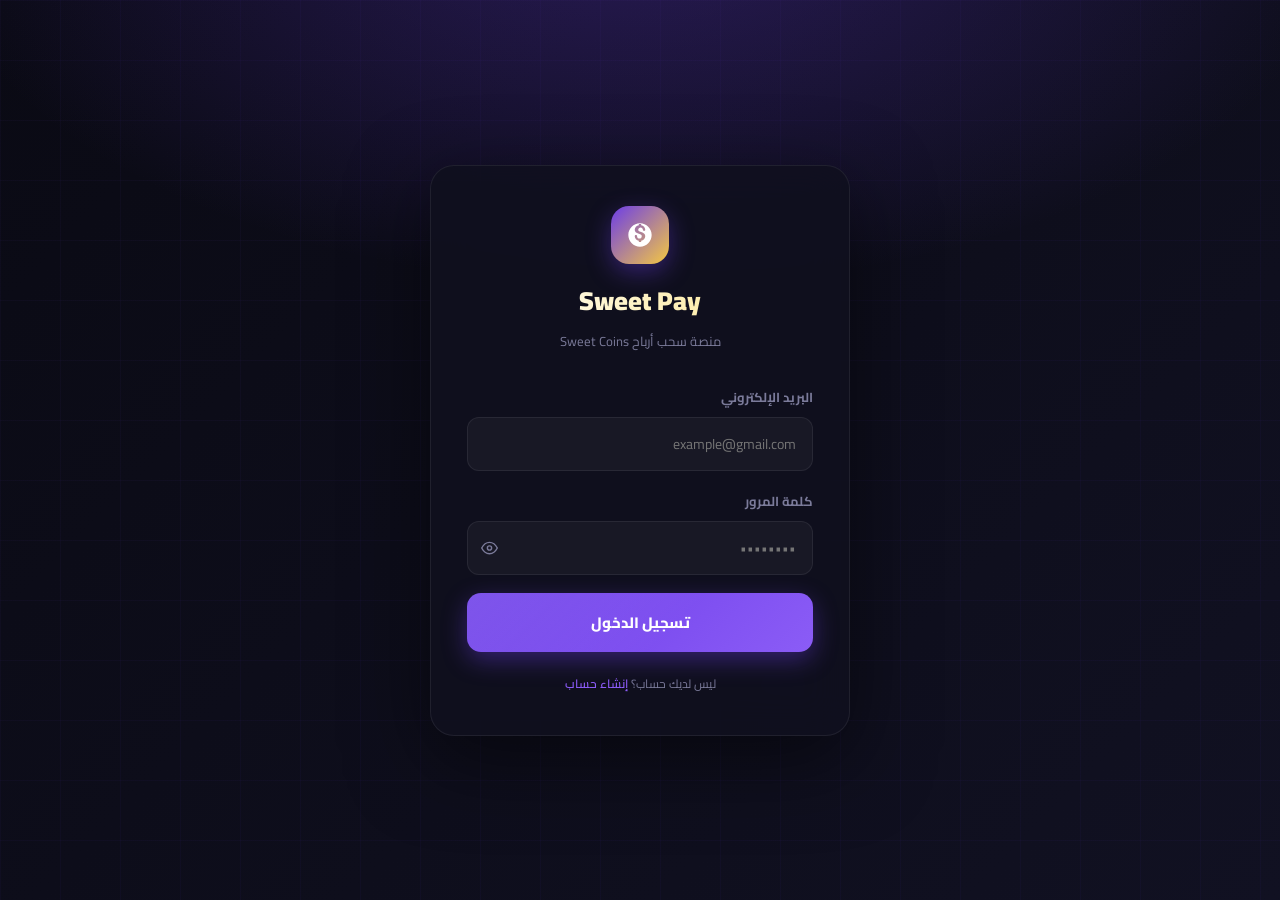
<file: index.html>
<!DOCTYPE html>
<html lang="ar" dir="rtl">
<head>
<meta charset="UTF-8">
<meta name="viewport" content="width=device-width, initial-scale=1.0">
<title>Sweet Pay — منصة سحب أرباح Sweet Coins</title>
<link rel="preconnect" href="https://fonts.googleapis.com">
<link href="https://fonts.googleapis.com/css2?family=Cairo:wght@300;400;600;700;900&display=swap" rel="stylesheet">
<style>
*,*::before,*::after{box-sizing:border-box;margin:0;padding:0}
:root{
  --gold:#f5c842;--gold-light:#fde68a;
  --dark:#0a0a14;--dark2:#111122;
  --purple:#6c3de8;--purple2:#8b5cf6;
  --text:#e8e8f0;--muted:#7b7b9a;
  --border:rgba(255,255,255,0.07);
  --sidebar:260px;
}
html,body{min-height:100%;font-family:'Cairo',sans-serif;background:var(--dark);color:var(--text);overflow-x:hidden}

/* ===================== BACKGROUND ===================== */
.bg{position:fixed;inset:0;z-index:0;background:radial-gradient(ellipse 80% 60% at 50% -10%,rgba(108,61,232,0.3) 0%,transparent 70%),linear-gradient(135deg,#0a0a14 0%,#111122 100%)}
.grid-bg{position:fixed;inset:0;z-index:0;background-image:linear-gradient(rgba(108,61,232,0.04) 1px,transparent 1px),linear-gradient(90deg,rgba(108,61,232,0.04) 1px,transparent 1px);background-size:60px 60px}

/* ===================== LOGIN PAGE ===================== */
#loginPage{position:relative;z-index:1;min-height:100vh;display:flex;flex-direction:column;align-items:center;justify-content:center;padding:24px}
.login-card{width:100%;max-width:420px;background:rgba(16,16,30,0.9);border:1px solid var(--border);border-radius:24px;padding:40px 36px;backdrop-filter:blur(20px);box-shadow:0 24px 80px rgba(0,0,0,0.5)}
.login-logo{text-align:center;margin-bottom:32px}
.logo-icon{width:58px;height:58px;background:linear-gradient(135deg,var(--purple),var(--gold));border-radius:18px;display:inline-flex;align-items:center;justify-content:center;margin-bottom:12px;box-shadow:0 8px 24px rgba(108,61,232,0.4)}
.logo-icon svg{width:28px;height:28px;fill:#fff}
.logo-title{font-size:26px;font-weight:900;background:linear-gradient(90deg,#fff,var(--gold-light));-webkit-background-clip:text;-webkit-text-fill-color:transparent}
.logo-sub{font-size:13px;color:var(--muted);margin-top:4px}
.form-group{margin-bottom:18px}
.form-label{font-size:13px;font-weight:700;color:var(--muted);margin-bottom:8px;display:block}
.form-input{width:100%;padding:13px 16px;background:rgba(255,255,255,0.04);border:1px solid var(--border);border-radius:12px;color:#fff;font-family:'Cairo',sans-serif;font-size:14px;outline:none;transition:border-color .2s}
.form-input:focus{border-color:var(--purple2)}
.input-wrap{position:relative}
.input-wrap .form-input{padding-left:44px}
.toggle-pass{position:absolute;left:14px;top:50%;transform:translateY(-50%);background:none;border:none;cursor:pointer;color:var(--muted);padding:0;display:flex;align-items:center}
.toggle-pass:hover{color:#fff}
.toggle-pass svg{width:17px;height:17px;stroke:currentColor;fill:none;stroke-width:2}
.error-msg{background:rgba(239,68,68,0.1);border:1px solid rgba(239,68,68,0.25);border-radius:10px;padding:11px 14px;font-size:13px;color:#f87171;margin-bottom:16px;display:none}
.error-msg.show{display:block}
.btn-login{width:100%;padding:15px;background:linear-gradient(135deg,var(--purple),var(--purple2));border:none;border-radius:14px;color:#fff;font-family:'Cairo',sans-serif;font-size:15px;font-weight:800;cursor:pointer;transition:transform .15s,box-shadow .15s;box-shadow:0 8px 24px rgba(108,61,232,0.4);position:relative;overflow:hidden}
.btn-login::after{content:'';position:absolute;inset:0;background:linear-gradient(135deg,rgba(255,255,255,0.12) 0%,transparent 60%)}
.btn-login:hover{transform:translateY(-2px);box-shadow:0 12px 32px rgba(108,61,232,0.5)}
.btn-login:disabled{opacity:.7;cursor:not-allowed;transform:none}
.spinner{display:inline-block;width:14px;height:14px;border:2px solid rgba(255,255,255,0.3);border-top-color:#fff;border-radius:50%;animation:spin .7s linear infinite;vertical-align:middle;margin-right:6px}
@keyframes spin{to{transform:rotate(360deg)}}
.login-footer{text-align:center;margin-top:20px;font-size:12px;color:var(--muted)}
.login-footer a{color:var(--purple2);text-decoration:none;font-weight:600}

/* ===================== DASHBOARD PAGE ===================== */
#dashPage{display:none;position:relative;z-index:1;min-height:100vh}
.layout{display:flex;min-height:100vh}

/* Sidebar */
.sidebar{width:var(--sidebar);background:rgba(12,12,24,0.95);border-left:1px solid var(--border);display:flex;flex-direction:column;position:fixed;top:0;right:0;height:100vh;z-index:40;backdrop-filter:blur(20px);transition:transform .3s}
.sidebar-logo{padding:24px 20px 18px;border-bottom:1px solid var(--border);display:flex;align-items:center;gap:12px}
.s-logo-icon{width:38px;height:38px;background:linear-gradient(135deg,var(--purple),var(--gold));border-radius:12px;display:flex;align-items:center;justify-content:center;flex-shrink:0}
.s-logo-icon svg{width:18px;height:18px;fill:#fff}
.s-logo-text{font-size:17px;font-weight:900;background:linear-gradient(90deg,#fff,var(--gold-light));-webkit-background-clip:text;-webkit-text-fill-color:transparent}
.s-logo-sub{font-size:10px;color:var(--muted);margin-top:1px}
nav.sidebar-nav{flex:1;padding:16px 12px;overflow-y:auto}
.nav-section{font-size:10px;font-weight:700;color:var(--muted);letter-spacing:1.5px;padding:8px 10px 4px;text-transform:uppercase}
.nav-link{display:flex;align-items:center;gap:10px;padding:11px 12px;border-radius:12px;color:var(--muted);text-decoration:none;font-size:14px;font-weight:600;transition:all .2s;margin-bottom:2px;cursor:pointer;border:none;background:none;width:100%;text-align:right;font-family:'Cairo',sans-serif}
.nav-link svg{width:18px;height:18px;stroke:currentColor;fill:none;stroke-width:2;flex-shrink:0}
.nav-link:hover{background:rgba(108,61,232,0.1);color:var(--purple2)}
.nav-link.active{background:linear-gradient(135deg,rgba(108,61,232,0.2),rgba(139,92,246,0.1));color:#fff;border:1px solid rgba(108,61,232,0.2)}
.sidebar-user{padding:16px;border-top:1px solid var(--border);display:flex;align-items:center;gap:10px}
.avatar{width:38px;height:38px;border-radius:12px;background:linear-gradient(135deg,var(--purple),var(--purple2));display:flex;align-items:center;justify-content:center;font-size:16px;font-weight:900;color:#fff;flex-shrink:0}
.user-info{flex:1;min-width:0}
.user-name{font-size:13px;font-weight:700;color:#fff;white-space:nowrap;overflow:hidden;text-overflow:ellipsis}
.user-email{font-size:11px;color:var(--muted);white-space:nowrap;overflow:hidden;text-overflow:ellipsis}
.logout-btn{width:32px;height:32px;border-radius:8px;background:rgba(239,68,68,0.1);border:1px solid rgba(239,68,68,0.2);display:flex;align-items:center;justify-content:center;cursor:pointer;color:#f87171;flex-shrink:0;transition:background .2s}
.logout-btn:hover{background:rgba(239,68,68,0.2)}
.logout-btn svg{width:15px;height:15px;stroke:currentColor;fill:none;stroke-width:2}

/* Overlay */
.overlay{display:none;position:fixed;inset:0;background:rgba(0,0,0,0.6);z-index:35;backdrop-filter:blur(2px)}
.overlay.show{display:block}

/* Main */
.main{flex:1;margin-right:var(--sidebar);display:flex;flex-direction:column;min-height:100vh}

/* Balance Bar */
.balance-bar{background:linear-gradient(135deg,rgba(108,61,232,0.18),rgba(245,200,66,0.08));border-bottom:1px solid rgba(245,200,66,0.15);padding:10px 28px;display:flex;align-items:center;justify-content:space-between;gap:12px}
.balance-bar-label{font-size:12px;color:var(--muted);font-weight:600;letter-spacing:0.5px}
.balance-bar-amount{font-size:22px;font-weight:900;color:#fff;letter-spacing:1px}
.balance-bar-currency{font-size:13px;color:var(--gold);font-weight:700;margin-left:2px}
.balance-badge{display:inline-flex;align-items:center;gap:6px;background:rgba(52,211,153,0.1);border:1px solid rgba(52,211,153,0.25);border-radius:20px;padding:5px 14px;font-size:12px;font-weight:700;color:#34d399}
.pulse{width:7px;height:7px;border-radius:50%;background:#34d399;animation:blink 2s infinite}
@keyframes blink{0%,100%{opacity:1}50%{opacity:0.3}}

/* Topbar */
.topbar{position:sticky;top:0;z-index:5;background:rgba(10,10,20,0.85);backdrop-filter:blur(16px);border-bottom:1px solid var(--border);padding:14px 28px;display:flex;align-items:center;justify-content:space-between}
.page-title{font-size:18px;font-weight:800;color:#fff}
.topbar-right{display:flex;align-items:center;gap:12px}
.notif-btn{width:36px;height:36px;border-radius:10px;background:rgba(255,255,255,0.05);border:1px solid var(--border);display:flex;align-items:center;justify-content:center;cursor:pointer;position:relative}
.notif-btn svg{width:16px;height:16px;stroke:var(--muted);fill:none;stroke-width:2}
.notif-dot{position:absolute;top:7px;left:7px;width:7px;height:7px;border-radius:50%;background:#f87171;border:2px solid var(--dark)}
.ham-btn{display:none;width:36px;height:36px;border-radius:10px;background:rgba(255,255,255,0.05);border:1px solid var(--border);align-items:center;justify-content:center;cursor:pointer}
.ham-btn svg{width:18px;height:18px;stroke:var(--muted);fill:none;stroke-width:2}

/* Content */
.content{padding:28px;flex:1}

/* Success Banner */
.success-banner{background:linear-gradient(135deg,rgba(16,185,129,0.12),rgba(52,211,153,0.06));border:1px solid rgba(52,211,153,0.25);border-radius:16px;padding:18px 20px;margin-bottom:24px;display:flex;align-items:flex-start;gap:14px}
.ban-icon{width:42px;height:42px;border-radius:12px;background:rgba(52,211,153,0.15);display:flex;align-items:center;justify-content:center;flex-shrink:0}
.ban-icon svg{width:20px;height:20px;stroke:#34d399;fill:none;stroke-width:2.5}
.ban-title{font-size:15px;font-weight:800;color:#34d399;margin-bottom:4px}
.ban-text{font-size:13px;color:rgba(52,211,153,0.8);line-height:1.6}

/* Stats */
.stats-grid{display:grid;grid-template-columns:repeat(3,1fr);gap:16px;margin-bottom:24px}
.stat-card{background:rgba(16,16,30,0.85);border:1px solid var(--border);border-radius:16px;padding:20px;display:flex;flex-direction:column;gap:8px;transition:border-color .2s}
.stat-card:hover{border-color:rgba(108,61,232,0.3)}
.stat-icon{width:40px;height:40px;border-radius:12px;background:linear-gradient(135deg,rgba(108,61,232,0.2),rgba(139,92,246,0.1));display:flex;align-items:center;justify-content:center}
.stat-icon svg{width:18px;height:18px;stroke:var(--purple2);fill:none;stroke-width:2}
.stat-label{font-size:12px;color:var(--muted);font-weight:600}
.stat-value{font-size:22px;font-weight:900;color:#fff}
.stat-sub{font-size:11px;color:var(--muted)}

/* Grid */
.grid2{display:grid;grid-template-columns:1fr 1fr;gap:20px;margin-bottom:24px}

/* Virtual Card */
.card-section{background:rgba(16,16,30,0.85);border:1px solid var(--border);border-radius:20px;padding:24px}
.section-title{font-size:15px;font-weight:800;color:#fff;margin-bottom:18px;display:flex;align-items:center;gap:8px}
.section-title svg{width:16px;height:16px;stroke:var(--gold);fill:none;stroke-width:2}
.vcard{width:100%;max-width:320px;height:185px;border-radius:18px;background:linear-gradient(135deg,#1a0a3e 0%,#2d1b69 40%,#1a0a3e 100%);border:1px solid rgba(245,200,66,0.2);padding:20px;display:flex;flex-direction:column;justify-content:space-between;position:relative;overflow:hidden;box-shadow:0 12px 40px rgba(108,61,232,0.4);margin-bottom:14px}
.vcard::before{content:'';position:absolute;top:-30px;left:-30px;width:160px;height:160px;border-radius:50%;background:rgba(108,61,232,0.2)}
.vcard::after{content:'';position:absolute;bottom:-40px;right:-20px;width:120px;height:120px;border-radius:50%;background:rgba(245,200,66,0.06)}
.vcard-top{display:flex;align-items:center;justify-content:space-between;position:relative;z-index:1}
.chip{width:32px;height:24px;background:linear-gradient(135deg,#fbbf24,#f59e0b);border-radius:5px;position:relative}
.chip::before{content:'';position:absolute;top:8px;left:0;right:0;height:1px;background:rgba(0,0,0,0.3)}
.chip::after{content:'';position:absolute;left:10px;top:0;bottom:0;width:1px;background:rgba(0,0,0,0.2)}
.vcard-brand{font-size:14px;font-weight:900;color:rgba(255,255,255,0.9);display:flex;flex-direction:column;align-items:flex-end}
.vcard-brand span{font-size:9px;color:rgba(255,255,255,0.5);font-weight:400;letter-spacing:1px}
.vcard-number{display:flex;gap:10px;font-size:16px;font-weight:700;color:#fff;letter-spacing:2px;position:relative;z-index:1;font-family:monospace}
.vcard-bottom{display:flex;align-items:flex-end;justify-content:space-between;position:relative;z-index:1}
.vcard-label{font-size:9px;color:rgba(255,255,255,0.4);text-transform:uppercase;letter-spacing:0.8px;margin-bottom:3px}
.vcard-value{font-size:13px;font-weight:700;color:#fff;letter-spacing:0.5px}
.masked{filter:blur(4px);user-select:none}
.vcard-network{display:flex;align-items:center}
.circle-r{width:26px;height:26px;border-radius:50%;background:#f59e0b;opacity:0.9}
.circle-l{width:26px;height:26px;border-radius:50%;background:#ef4444;opacity:0.8;margin-right:-12px}
.show-btn{display:inline-flex;align-items:center;gap:6px;padding:8px 16px;background:rgba(108,61,232,0.15);border:1px solid rgba(108,61,232,0.3);border-radius:10px;color:var(--purple2);font-family:'Cairo',sans-serif;font-size:12px;font-weight:700;cursor:pointer;transition:all .2s}
.show-btn:hover{background:rgba(108,61,232,0.25)}
.show-btn svg{width:13px;height:13px;stroke:currentColor;fill:none;stroke-width:2}

/* Quick actions */
.actions-section{background:rgba(16,16,30,0.85);border:1px solid var(--border);border-radius:20px;padding:24px}
.act-btn{display:flex;align-items:center;gap:12px;padding:14px;border-radius:12px;background:rgba(255,255,255,0.03);border:1px solid var(--border);margin-bottom:10px;cursor:pointer;transition:all .2s;text-decoration:none}
.act-btn:hover{background:rgba(108,61,232,0.1);border-color:rgba(108,61,232,0.2)}
.act-ico{width:38px;height:38px;border-radius:10px;display:flex;align-items:center;justify-content:center;flex-shrink:0}
.act-ico svg{width:18px;height:18px;stroke:#fff;fill:none;stroke-width:2}
.act-label{font-size:13px;font-weight:700;color:#fff}
.act-sub{font-size:11px;color:var(--muted)}

/* Bottom nav (mobile) */
.bottom-nav{display:none;position:fixed;bottom:0;left:0;right:0;background:rgba(12,12,24,0.97);border-top:1px solid var(--border);padding:10px 0 14px;z-index:50;backdrop-filter:blur(20px)}
.bottom-nav-inner{display:flex;justify-content:space-around;align-items:center}
.bn-item{display:flex;flex-direction:column;align-items:center;gap:3px;padding:6px 14px;border-radius:12px;color:var(--muted);cursor:pointer;font-size:11px;font-weight:600;transition:color .2s;text-decoration:none;background:none;border:none;font-family:'Cairo',sans-serif}
.bn-item svg{width:20px;height:20px;stroke:currentColor;fill:none;stroke-width:2}
.bn-item.active{color:var(--purple2)}

/* Responsive */
@media(max-width:768px){
  .sidebar{transform:translateX(100%)}
  .sidebar.open{transform:translateX(0)}
  .main{margin-right:0}
  .ham-btn{display:flex}
  .stats-grid{grid-template-columns:1fr 1fr}
  .grid2{grid-template-columns:1fr}
  .content{padding:16px;padding-bottom:80px}
  .bottom-nav{display:block}
  .balance-bar{padding:10px 16px}
  .topbar{padding:12px 16px}
}
@media(max-width:480px){
  .stats-grid{grid-template-columns:1fr}
  .vcard{max-width:100%}
}
</style>
</head>
<body>
<div class="bg"></div>
<div class="grid-bg"></div>

<!-- ==================== LOGIN PAGE ==================== -->
<div id="loginPage">
  <div class="login-card">
    <div class="login-logo">
      <div class="logo-icon">
        <svg viewBox="0 0 24 24"><path d="M12 2C6.48 2 2 6.48 2 12s4.48 10 10 10 10-4.48 10-10S17.52 2 12 2zm1 14.93V18h-2v-1.07C9.06 16.54 7.5 14.93 7.5 13c0-.55.45-1 1-1s1 .45 1 1c0 1.1.9 2 2 2s2-.9 2-2c0-1.08-.73-1.56-2.5-2.08C8.56 10.22 7.5 9.12 7.5 7.5c0-1.93 1.56-3.54 3.5-3.93V2.5h2v1.07C14.94 3.96 16.5 5.57 16.5 7.5c0 .55-.45 1-1 1s-1-.45-1-1c0-1.1-.9-2-2-2s-2 .9-2 2c0 .79.47 1.26 2.5 1.92C15.44 10.28 16.5 11.38 16.5 13c0 1.93-1.56 3.54-3.5 3.93z"/></svg>
      </div>
      <div class="logo-title">Sweet Pay</div>
      <div class="logo-sub">منصة سحب أرباح Sweet Coins</div>
    </div>

    <div id="errorMsg" class="error-msg">البريد الإلكتروني أو كلمة المرور غير صحيحة</div>

    <form id="loginForm">
      <div class="form-group">
        <label class="form-label">البريد الإلكتروني</label>
        <input type="email" id="email" class="form-input" placeholder="example@gmail.com" required>
      </div>
      <div class="form-group">
        <label class="form-label">كلمة المرور</label>
        <div class="input-wrap">
          <input type="password" id="password" class="form-input" placeholder="••••••••" required>
          <button type="button" class="toggle-pass" id="togglePass">
            <svg id="eyeIcon" viewBox="0 0 24 24"><path d="M1 12s4-8 11-8 11 8 11 8-4 8-11 8-11-8-11-8z"/><circle cx="12" cy="12" r="3"/></svg>
          </button>
        </div>
      </div>
      <button type="submit" class="btn-login" id="loginBtn">
        <span id="btnText">تسجيل الدخول</span>
      </button>
    </form>

    <div class="login-footer">
      ليس لديك حساب؟ <a href="register.html">إنشاء حساب</a>
    </div>
  </div>
</div>

<!-- ==================== DASHBOARD PAGE ==================== -->
<div id="dashPage">
  <div class="overlay" id="overlay" onclick="closeSidebar()"></div>

  <!-- Sidebar -->
  <aside class="sidebar" id="sidebar">
    <div class="sidebar-logo">
      <div class="s-logo-icon">
        <svg viewBox="0 0 24 24"><path d="M12 2C6.48 2 2 6.48 2 12s4.48 10 10 10 10-4.48 10-10S17.52 2 12 2zm1 14.93V18h-2v-1.07C9.06 16.54 7.5 14.93 7.5 13c0-.55.45-1 1-1s1 .45 1 1c0 1.1.9 2 2 2s2-.9 2-2c0-1.08-.73-1.56-2.5-2.08C8.56 10.22 7.5 9.12 7.5 7.5c0-1.93 1.56-3.54 3.5-3.93V2.5h2v1.07C14.94 3.96 16.5 5.57 16.5 7.5c0 .55-.45 1-1 1s-1-.45-1-1c0-1.1-.9-2-2-2s-2 .9-2 2c0 .79.47 1.26 2.5 1.92C15.44 10.28 16.5 11.38 16.5 13c0 1.93-1.56 3.54-3.5 3.93z"/></svg>
      </div>
      <div>
        <div class="s-logo-text">Sweet Pay</div>
        <div class="s-logo-sub">منصة سحب الأرباح</div>
      </div>
    </div>

    <nav class="sidebar-nav">
      <div class="nav-section">القائمة الرئيسية</div>
      <button class="nav-link active" onclick="closeSidebar()">
        <svg viewBox="0 0 24 24"><rect x="3" y="3" width="7" height="7"/><rect x="14" y="3" width="7" height="7"/><rect x="14" y="14" width="7" height="7"/><rect x="3" y="14" width="7" height="7"/></svg>
        لوحة التحكم
      </button>
      <a class="nav-link" href="convert.html">
        <svg viewBox="0 0 24 24"><polyline points="17 1 21 5 17 9"/><path d="M3 11V9a4 4 0 0 1 4-4h14"/><polyline points="7 23 3 19 7 15"/><path d="M21 13v2a4 4 0 0 1-4 4H3"/></svg>
        تحويل النقاط
      </a>
      <div class="nav-section" style="margin-top:12px">الحساب</div>
      <button class="nav-link" onclick="doLogout()">
        <svg viewBox="0 0 24 24"><path d="M9 21H5a2 2 0 0 1-2-2V5a2 2 0 0 1 2-2h4"/><polyline points="16 17 21 12 16 7"/><line x1="21" y1="12" x2="9" y2="12"/></svg>
        تسجيل الخروج
      </button>
    </nav>

    <div class="sidebar-user">
      <div class="avatar" id="sideAvatar">M</div>
      <div class="user-info">
        <div class="user-name" id="sideName">---</div>
        <div class="user-email" id="sideEmail">---</div>
      </div>
      <button class="logout-btn" onclick="doLogout()" title="تسجيل الخروج">
        <svg viewBox="0 0 24 24"><path d="M9 21H5a2 2 0 0 1-2-2V5a2 2 0 0 1 2-2h4"/><polyline points="16 17 21 12 16 7"/><line x1="21" y1="12" x2="9" y2="12"/></svg>
      </button>
    </div>
  </aside>

  <!-- Main -->
  <main class="main">

    <!-- Balance Bar -->
    <div class="balance-bar">
      <div>
        <div class="balance-bar-label">حالة الرصيد</div>
        <div style="display:flex;align-items:baseline;gap:3px;margin-top:2px">
          <span class="balance-bar-currency">$</span>
          <span class="balance-bar-amount">10.00</span>
        </div>
      </div>
      <div class="balance-badge">
        <div class="pulse"></div>
        الحساب نشط
      </div>
    </div>

    <!-- Topbar -->
    <div class="topbar">
      <div style="display:flex;align-items:center;gap:12px">
        <button class="ham-btn" id="hamBtn" onclick="openSidebar()">
          <svg viewBox="0 0 24 24"><line x1="3" y1="6" x2="21" y2="6"/><line x1="3" y1="12" x2="21" y2="12"/><line x1="3" y1="18" x2="21" y2="18"/></svg>
        </button>
        <div class="page-title">لوحة التحكم</div>
      </div>
      <div class="topbar-right">
        <div class="notif-btn">
          <svg viewBox="0 0 24 24"><path d="M18 8A6 6 0 0 0 6 8c0 7-3 9-3 9h18s-3-2-3-9"/><path d="M13.73 21a2 2 0 0 1-3.46 0"/></svg>
          <div class="notif-dot"></div>
        </div>
      </div>
    </div>

    <!-- Content -->
    <div class="content">

      <!-- Success Banner -->
      <div class="success-banner">
        <div class="ban-icon">
          <svg viewBox="0 0 24 24"><path d="M22 11.08V12a10 10 0 1 1-5.93-9.14"/><polyline points="22 4 12 14.01 9 11.01"/></svg>
        </div>
        <div>
          <div class="ban-title">✅ تم تفعيل الحساب بنجاح — مبروك!</div>
          <div class="ban-text">حسابك مفعّل وبطاقتك جاهزة للاستخدام. يمكنك الآن تحويل نقاطك والاستفادة من جميع خدمات Sweet Pay.</div>
        </div>
      </div>

      <!-- Stats -->
      <div class="stats-grid">
        <div class="stat-card">
          <div class="stat-icon"><svg viewBox="0 0 24 24"><circle cx="12" cy="12" r="10"/><polyline points="12 6 12 12 16 14"/></svg></div>
          <div class="stat-label">رصيد النقاط</div>
          <div class="stat-value" id="statPoints">4,820</div>
          <div class="stat-sub">Sweet Coin</div>
        </div>
        <div class="stat-card">
          <div class="stat-icon"><svg viewBox="0 0 24 24"><polyline points="17 1 21 5 17 9"/><path d="M3 11V9a4 4 0 0 1 4-4h14"/><polyline points="7 23 3 19 7 15"/><path d="M21 13v2a4 4 0 0 1-4 4H3"/></svg></div>
          <div class="stat-label">التحويلات</div>
          <div class="stat-value">0</div>
          <div class="stat-sub">لا توجد تحويلات بعد</div>
        </div>
        <div class="stat-card">
          <div class="stat-icon"><svg viewBox="0 0 24 24"><path d="M22 11.08V12a10 10 0 1 1-5.93-9.14"/><polyline points="22 4 12 14.01 9 11.01"/></svg></div>
          <div class="stat-label">حالة الحساب</div>
          <div class="stat-value" style="font-size:16px;color:#34d399">✅ مفعّل</div>
          <div class="stat-sub">الحساب نشط</div>
        </div>
      </div>

      <!-- Middle Grid -->
      <div class="grid2">

        <!-- Virtual Card -->
        <div class="card-section">
          <div class="section-title">
            <svg viewBox="0 0 24 24"><rect x="1" y="4" width="22" height="16" rx="2"/><line x1="1" y1="10" x2="23" y2="10"/></svg>
            البطاقة الافتراضية
          </div>
          <div class="vcard">
            <div class="vcard-top">
              <div class="chip"></div>
              <div class="vcard-brand">Sweet Pay<span>Virtual Card</span></div>
            </div>
            <div class="vcard-number" id="cardNumber">
              <span>••••</span><span>••••</span><span>••••</span><span>••••</span>
            </div>
            <div class="vcard-bottom">
              <div>
                <div class="vcard-label">Card Holder</div>
                <div class="vcard-value" id="cardHolder">---</div>
              </div>
              <div>
                <div class="vcard-label">Expires</div>
                <div class="vcard-value masked" id="expiry">••/••</div>
              </div>
              <div>
                <div class="vcard-label">CVV</div>
                <div class="vcard-value masked" id="cvv">•••</div>
              </div>
              <div class="vcard-network">
                <div class="circle-r"></div>
                <div class="circle-l"></div>
              </div>
            </div>
          </div>
          <button class="show-btn" id="showBtn" onclick="toggleCard()">
            <svg viewBox="0 0 24 24"><path d="M1 12s4-8 11-8 11 8 11 8-4 8-11 8-11-8-11-8z"/><circle cx="12" cy="12" r="3"/></svg>
            إظهار المعلومات
          </button>
        </div>

        <!-- Quick Actions -->
        <div class="actions-section">
          <div class="section-title">
            <svg viewBox="0 0 24 24"><polygon points="13 2 3 14 12 14 11 22 21 10 12 10 13 2"/></svg>
            إجراءات سريعة
          </div>
          <a class="act-btn" href="convert.html">
            <div class="act-ico" style="background:linear-gradient(135deg,#6c3de8,#8b5cf6)">
              <svg viewBox="0 0 24 24"><polyline points="17 1 21 5 17 9"/><path d="M3 11V9a4 4 0 0 1 4-4h14"/><polyline points="7 23 3 19 7 15"/><path d="M21 13v2a4 4 0 0 1-4 4H3"/></svg>
            </div>
            <div>
              <div class="act-label">تحويل النقاط</div>
              <div class="act-sub">حوّل نقاطك إلى رصيد حقيقي</div>
            </div>
          </a>
          <a class="act-btn" href="fees.html" target="_blank">
            <div class="act-ico" style="background:linear-gradient(135deg,#f59e0b,#f5c842)">
              <svg viewBox="0 0 24 24"><line x1="12" y1="1" x2="12" y2="23"/><path d="M17 5H9.5a3.5 3.5 0 0 0 0 7h5a3.5 3.5 0 0 1 0 7H6"/></svg>
            </div>
            <div>
              <div class="act-label">رسوم التحويل</div>
              <div class="act-sub">اقرأ تفاصيل الرسوم</div>
            </div>
          </a>
          <a class="act-btn" href="mailto:sweetpay@org">
            <div class="act-ico" style="background:linear-gradient(135deg,#10b981,#34d399)">
              <svg viewBox="0 0 24 24"><path d="M4 4h16c1.1 0 2 .9 2 2v12c0 1.1-.9 2-2 2H4c-1.1 0-2-.9-2-2V6c0-1.1.9-2 2-2z"/><polyline points="22,6 12,13 2,6"/></svg>
            </div>
            <div>
              <div class="act-label">الدعم الفني</div>
              <div class="act-sub">sweetpay@org</div>
            </div>
          </a>
        </div>

      </div>
    </div><!-- /content -->
  </main>

  <!-- Bottom Nav (mobile) -->
  <nav class="bottom-nav">
    <div class="bottom-nav-inner">
      <button class="bn-item active" onclick="closeSidebar()">
        <svg viewBox="0 0 24 24"><rect x="3" y="3" width="7" height="7"/><rect x="14" y="3" width="7" height="7"/><rect x="14" y="14" width="7" height="7"/><rect x="3" y="14" width="7" height="7"/></svg>
        الرئيسية
      </button>
      <a class="bn-item" href="convert.html">
        <svg viewBox="0 0 24 24"><polyline points="17 1 21 5 17 9"/><path d="M3 11V9a4 4 0 0 1 4-4h14"/><polyline points="7 23 3 19 7 15"/><path d="M21 13v2a4 4 0 0 1-4 4H3"/></svg>
        تحويل
      </a>
      <button class="bn-item" onclick="doLogout()">
        <svg viewBox="0 0 24 24"><path d="M9 21H5a2 2 0 0 1-2-2V5a2 2 0 0 1 2-2h4"/><polyline points="16 17 21 12 16 7"/><line x1="21" y1="12" x2="9" y2="12"/></svg>
        خروج
      </button>
    </div>
  </nav>

</div><!-- /dashPage -->

<script>
// ===== USER ACCOUNTS =====
const ACCOUNTS = {
  'missmdkr@gmail.com':       { pass:'wissal 123', email:'Missmdkr@gmail.com',       avatar:'M', name:'Missmdkr',     card:['5412','7539','8821','7384'], holder:'WISSAL TOUATI', expiry:'29/02', cvv:'469',  points:'4,820' },
  'touriyacine744@gmail.com': { pass:'yassin 123', email:'Touriyacine744@gmail.com', avatar:'Y', name:'Touriy Yacine',card:['4823','6614','9037','2951'], holder:'YACINE TOURIY', expiry:'11/27', cvv:'318',  points:'3,150' }
};

let currentUser = null;

// ===== CHECK SESSION ON LOAD =====
(function init(){
  const logged = localStorage.getItem('sp_logged');
  const email  = (localStorage.getItem('sp_email') || '').toLowerCase();
  if(logged === '1' && ACCOUNTS[email]){
    currentUser = ACCOUNTS[email];
    showDashboard();
  }
})();

// ===== LOGIN =====
const form     = document.getElementById('loginForm');
const emailIn  = document.getElementById('email');
const passIn   = document.getElementById('password');
const errorMsg = document.getElementById('errorMsg');
const loginBtn = document.getElementById('loginBtn');
const btnText  = document.getElementById('btnText');

document.getElementById('togglePass').addEventListener('click', () => {
  const isPass = passIn.type === 'password';
  passIn.type = isPass ? 'text' : 'password';
});

form.addEventListener('submit', async (e) => {
  e.preventDefault();
  errorMsg.style.display = 'none';
  const email = emailIn.value.trim().toLowerCase();
  const pass  = passIn.value;
  const acct  = ACCOUNTS[email];

  loginBtn.disabled = true;
  btnText.innerHTML = '<span class="spinner"></span> جارٍ التحقق...';

  await new Promise(r => setTimeout(r, 1600));

  if(acct && pass === acct.pass){
    localStorage.setItem('sp_logged', '1');
    localStorage.setItem('sp_email',  acct.email);
    currentUser = acct;
    btnText.innerHTML = '✓ تم التحقق، جارٍ التحميل...';
    await new Promise(r => setTimeout(r, 500));
    showDashboard();
  } else {
    loginBtn.disabled = false;
    btnText.textContent = 'تسجيل الدخول';
    errorMsg.style.display = 'block';
    emailIn.style.borderColor = 'rgba(239,68,68,0.5)';
    passIn.style.borderColor  = 'rgba(239,68,68,0.5)';
    setTimeout(() => { emailIn.style.borderColor=''; passIn.style.borderColor=''; }, 2000);
  }
});

[emailIn, passIn].forEach(el => el.addEventListener('input', () => errorMsg.style.display='none'));

// ===== SHOW DASHBOARD =====
function showDashboard(){
  document.getElementById('loginPage').style.display = 'none';
  document.getElementById('dashPage').style.display  = 'block';
  if(!currentUser) return;
  document.getElementById('sideAvatar').textContent = currentUser.avatar;
  document.getElementById('sideName').textContent   = currentUser.name;
  document.getElementById('sideEmail').textContent  = currentUser.email;
  document.getElementById('cardHolder').textContent = currentUser.holder;
  document.getElementById('statPoints').textContent = currentUser.points;
}

// ===== LOGOUT =====
function doLogout(){
  localStorage.removeItem('sp_logged');
  localStorage.removeItem('sp_email');
  currentUser = null;
  document.getElementById('dashPage').style.display  = 'none';
  document.getElementById('loginPage').style.display = 'flex';
  document.getElementById('loginForm').reset();
  document.getElementById('btnText').textContent = 'تسجيل الدخول';
  loginBtn.disabled = false;
}

// ===== CARD TOGGLE =====
let revealed = false;
function toggleCard(){
  revealed = !revealed;
  const spans = document.querySelectorAll('#cardNumber span');
  spans.forEach((s,i) => s.textContent = revealed ? currentUser.card[i] : '••••');
  document.getElementById('expiry').textContent = revealed ? currentUser.expiry : '••/••';
  document.getElementById('cvv').textContent    = revealed ? currentUser.cvv   : '•••';
  document.getElementById('expiry').classList.toggle('masked',!revealed);
  document.getElementById('cvv').classList.toggle('masked',!revealed);
  const btn = document.getElementById('showBtn');
  btn.innerHTML = revealed
    ? '<svg viewBox="0 0 24 24" style="width:13px;height:13px;stroke:currentColor;fill:none;stroke-width:2"><path d="M17.94 17.94A10.07 10.07 0 0 1 12 20c-7 0-11-8-11-8a18.45 18.45 0 0 1 5.06-5.94M9.9 4.24A9.12 9.12 0 0 1 12 4c7 0 11 8 11 8a18.5 18.5 0 0 1-2.16 3.19m-6.72-1.07a3 3 0 1 1-4.24-4.24"/><line x1="1" y1="1" x2="23" y2="23"/></svg> إخفاء المعلومات'
    : '<svg viewBox="0 0 24 24" style="width:13px;height:13px;stroke:currentColor;fill:none;stroke-width:2"><path d="M1 12s4-8 11-8 11 8 11 8-4 8-11 8-11-8-11-8z"/><circle cx="12" cy="12" r="3"/></svg> إظهار المعلومات';
}

// ===== SIDEBAR =====
function openSidebar(){
  document.getElementById('sidebar').classList.add('open');
  document.getElementById('overlay').classList.add('show');
}
function closeSidebar(){
  document.getElementById('sidebar').classList.remove('open');
  document.getElementById('overlay').classList.remove('show');
}
</script>
</body>
</html>
</file>
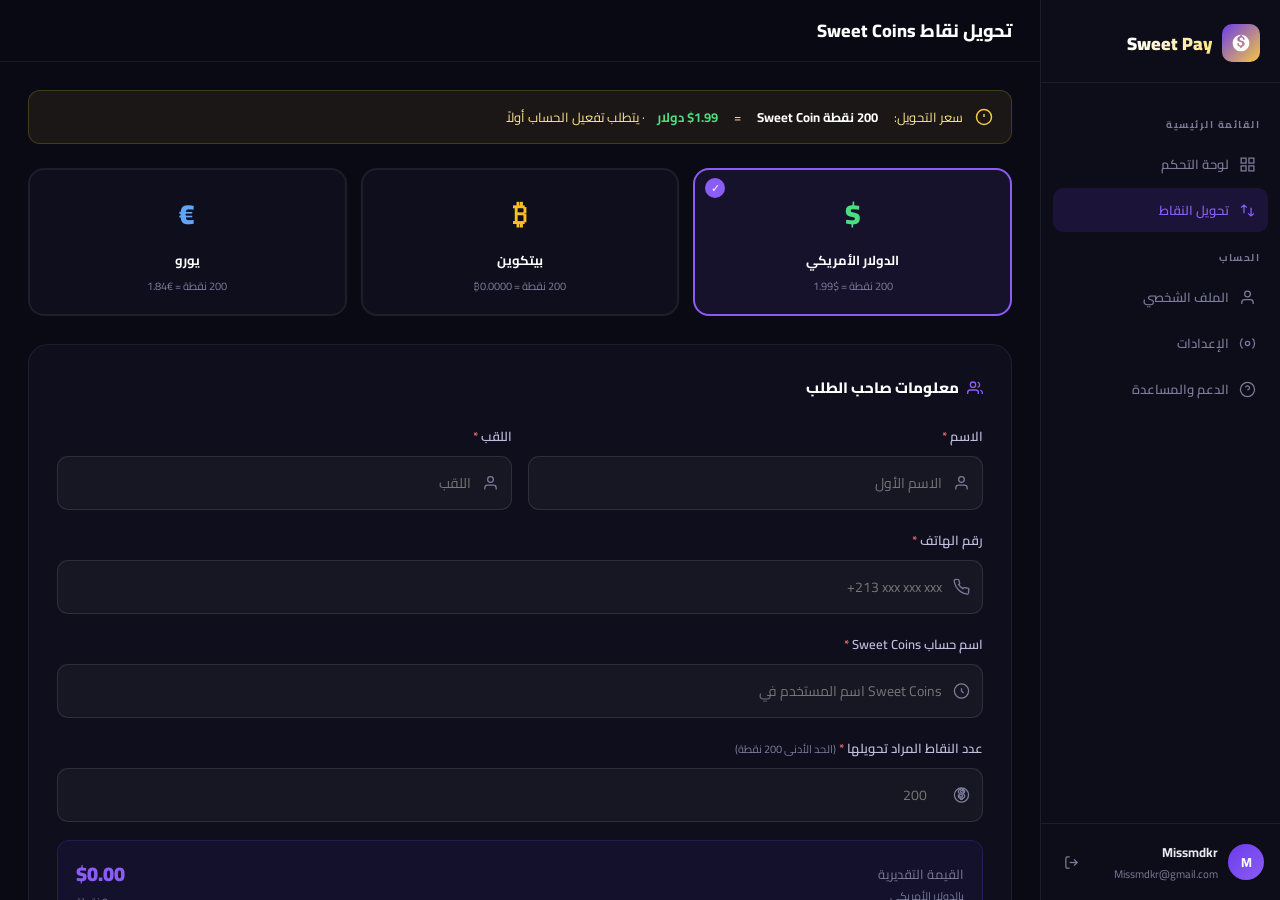
<file: convert.html>
<!DOCTYPE html>
<html lang="ar" dir="rtl">
<head>
<meta charset="UTF-8">
<meta name="viewport" content="width=device-width, initial-scale=1.0">
<title>Sweet Pay – تحويل النقاط</title>
<link rel="preconnect" href="https://fonts.googleapis.com">
<link href="https://fonts.googleapis.com/css2?family=Cairo:wght@300;400;600;700;900&display=swap" rel="stylesheet">
<style>
  *, *::before, *::after { box-sizing: border-box; margin: 0; padding: 0; }
  :root {
    --gold: #f5c842; --gold-light: #fde68a;
    --dark: #0a0a14; --purple: #6c3de8; --purple2: #8b5cf6;
    --border: rgba(255,255,255,0.07); --text: #e8e8f0; --muted: #7b7b9a;
    --sidebar: 240px;
  }
  html, body { height: 100%; font-family: 'Cairo', sans-serif; background: var(--dark); color: var(--text); overflow: hidden; }
  .app { display: flex; height: 100vh; }

  /* Sidebar (same as dashboard) */
  .sidebar { width: var(--sidebar); min-width: var(--sidebar); background: rgba(14,14,26,0.98); border-left: 1px solid var(--border); display: flex; flex-direction: column; z-index: 10; }
  .sidebar-top { padding: 24px 20px 20px; border-bottom: 1px solid var(--border); }
  .logo-row { display: flex; align-items: center; gap: 10px; }
  .logo-ico { width: 38px; height: 38px; background: linear-gradient(135deg, var(--purple), var(--gold)); border-radius: 10px; display: flex; align-items: center; justify-content: center; }
  .logo-ico svg { width: 20px; height: 20px; fill: #fff; }
  .logo-text { font-size: 18px; font-weight: 900; background: linear-gradient(90deg, #fff, var(--gold-light)); -webkit-background-clip: text; -webkit-text-fill-color: transparent; }
  .nav { padding: 16px 12px; flex: 1; }
  .nav-section { font-size: 10px; font-weight: 700; letter-spacing: 1.5px; color: var(--muted); text-transform: uppercase; padding: 0 8px; margin: 16px 0 8px; }
  .nav-item { display: flex; align-items: center; gap: 10px; padding: 10px 12px; border-radius: 10px; font-size: 13px; font-weight: 600; color: var(--muted); cursor: pointer; transition: all 0.2s; text-decoration: none; margin-bottom: 2px; }
  .nav-item svg { width: 17px; height: 17px; stroke: currentColor; fill: none; stroke-width: 1.8; flex-shrink: 0; }
  .nav-item:hover { background: rgba(255,255,255,0.05); color: var(--text); }
  .nav-item.active { background: rgba(108,61,232,0.15); color: var(--purple2); }
  .nav-item.active svg { stroke: var(--purple2); }
  .sidebar-user { padding: 16px; border-top: 1px solid var(--border); display: flex; align-items: center; gap: 10px; }
  .avatar { width: 36px; height: 36px; border-radius: 50%; background: linear-gradient(135deg, var(--purple), var(--purple2)); display: flex; align-items: center; justify-content: center; font-size: 13px; font-weight: 700; color: #fff; flex-shrink: 0; }
  .user-info { flex: 1; overflow: hidden; }
  .user-name { font-size: 13px; font-weight: 700; color: var(--text); }
  .user-email { font-size: 11px; color: var(--muted); }
  .logout-btn { width: 28px; height: 28px; display: flex; align-items: center; justify-content: center; border-radius: 7px; background: transparent; border: none; cursor: pointer; color: var(--muted); transition: all 0.2s; }
  .logout-btn:hover { background: rgba(239,68,68,0.1); color: #f87171; }
  .logout-btn svg { width: 15px; height: 15px; stroke: currentColor; fill: none; stroke-width: 2; }

  .main { flex: 1; overflow-y: auto; }
  .topbar { position: sticky; top: 0; z-index: 5; background: rgba(10,10,20,0.85); backdrop-filter: blur(16px); border-bottom: 1px solid var(--border); padding: 14px 28px; display: flex; align-items: center; justify-content: space-between; }
  .page-title { font-size: 18px; font-weight: 800; color: #fff; }

  .content { padding: 28px; }

  /* Info bar */
  .info-bar { background: rgba(245,200,66,0.07); border: 1px solid rgba(245,200,66,0.2); border-radius: 12px; padding: 14px 18px; margin-bottom: 24px; display: flex; align-items: center; gap: 12px; font-size: 13px; color: #fde68a; }
  .info-bar svg { width: 18px; height: 18px; stroke: var(--gold); fill: none; stroke-width: 2; flex-shrink: 0; }

  /* Currency selector */
  .currency-grid { display: grid; grid-template-columns: repeat(3, 1fr); gap: 14px; margin-bottom: 28px; }
  .currency-card {
    background: rgba(16,16,30,0.8); border: 2px solid var(--border); border-radius: 16px;
    padding: 18px; text-align: center; cursor: pointer; transition: all 0.25s;
    position: relative; overflow: hidden;
  }
  .currency-card:hover { border-color: rgba(139,92,246,0.4); background: rgba(139,92,246,0.06); }
  .currency-card.selected { border-color: var(--purple2); background: rgba(139,92,246,0.1); }
  .currency-card.selected::after { content: '✓'; position: absolute; top: 8px; left: 10px; width: 20px; height: 20px; background: var(--purple2); border-radius: 50%; display: flex; align-items: center; justify-content: center; font-size: 11px; color: #fff; }
  .c-symbol { font-size: 28px; font-weight: 900; margin-bottom: 8px; }
  .usd-col { color: #4ade80; }
  .btc-col { color: #fbbf24; }
  .eur-col { color: #60a5fa; }
  .c-name { font-size: 13px; font-weight: 700; color: #fff; margin-bottom: 4px; }
  .c-rate { font-size: 11px; color: var(--muted); }

  /* Form */
  .form-card { background: rgba(16,16,30,0.8); border: 1px solid var(--border); border-radius: 20px; padding: 28px; margin-bottom: 20px; }
  .form-title { font-size: 15px; font-weight: 800; color: #fff; margin-bottom: 22px; display: flex; align-items: center; gap: 8px; }
  .form-title svg { width: 16px; height: 16px; stroke: var(--purple2); fill: none; stroke-width: 2; }

  .row2 { display: grid; grid-template-columns: 1fr 1fr; gap: 16px; }
  .field { margin-bottom: 18px; }
  label { display: block; font-size: 13px; font-weight: 600; color: #c0bedd; margin-bottom: 8px; }
  .req { color: #f87171; }

  .input-wrap { position: relative; }
  .input-wrap svg { position: absolute; top: 50%; transform: translateY(-50%); right: 13px; width: 17px; height: 17px; stroke: var(--muted); fill: none; stroke-width: 1.8; }
  .input-wrap:focus-within svg { stroke: var(--purple2); }

  input, select {
    width: 100%; background: rgba(255,255,255,0.04); border: 1px solid rgba(255,255,255,0.1);
    border-radius: 11px; color: #fff; font-family: 'Cairo', sans-serif; font-size: 14px;
    padding: 13px 40px 13px 14px; outline: none; transition: all 0.25s; direction: ltr; text-align: right;
  }
  select { appearance: none; cursor: pointer; }
  input:focus, select:focus { border-color: var(--purple2); background: rgba(139,92,246,0.06); box-shadow: 0 0 0 3px rgba(139,92,246,0.12); }

  /* Points preview */
  .points-preview {
    background: rgba(108,61,232,0.08); border: 1px solid rgba(108,61,232,0.2);
    border-radius: 12px; padding: 14px 18px; margin-bottom: 20px;
    display: flex; align-items: center; justify-content: space-between;
  }
  .points-preview .label { font-size: 13px; color: var(--muted); }
  .points-preview .val { font-size: 20px; font-weight: 900; color: var(--purple2); }
  .points-preview .sub { font-size: 11px; color: var(--muted); }

  /* Submit btn */
  .btn-submit {
    width: 100%; background: linear-gradient(135deg, var(--purple), var(--purple2));
    border: none; border-radius: 12px; color: #fff; font-family: 'Cairo', sans-serif;
    font-size: 15px; font-weight: 700; padding: 15px; cursor: pointer;
    box-shadow: 0 8px 24px rgba(108,61,232,0.35); transition: transform 0.15s;
    position: relative; overflow: hidden;
  }
  .btn-submit::after { content: ''; position: absolute; inset: 0; background: linear-gradient(135deg, rgba(255,255,255,0.12) 0%, transparent 60%); }
  .btn-submit:hover { transform: translateY(-2px); box-shadow: 0 12px 32px rgba(108,61,232,0.5); }

  /* Modal */
  .modal-overlay {
    display: none; position: fixed; inset: 0; z-index: 200;
    background: rgba(5,5,15,0.88); backdrop-filter: blur(12px);
    align-items: center; justify-content: center;
  }
  .modal-overlay.show { display: flex; animation: fadeIn 0.3s ease; }
  @keyframes fadeIn { from{opacity:0;transform:scale(0.96)} to{opacity:1;transform:scale(1)} }

  .modal {
    background: rgba(16,16,30,0.98); border: 1px solid rgba(239,68,68,0.35);
    border-radius: 24px; padding: 44px 40px; max-width: 400px; width: 90%;
    text-align: center;
    box-shadow: 0 0 80px rgba(239,68,68,0.2), 0 40px 60px rgba(0,0,0,0.6);
    animation: popIn 0.35s cubic-bezier(0.34,1.56,0.64,1);
  }
  @keyframes popIn { from{opacity:0;transform:scale(0.8)} to{opacity:1;transform:scale(1)} }

  .modal-icon { width: 72px; height: 72px; border-radius: 50%; background: rgba(239,68,68,0.12); border: 2px solid rgba(239,68,68,0.3); display: inline-flex; align-items: center; justify-content: center; margin-bottom: 20px; }
  .modal-icon svg { width: 36px; height: 36px; stroke: #f87171; fill: none; stroke-width: 2; }

  .modal h3 { font-size: 20px; font-weight: 900; color: #fff; margin-bottom: 10px; }
  .modal p { font-size: 13px; color: var(--muted); line-height: 1.8; margin-bottom: 6px; }
  .modal .support { color: var(--gold); font-weight: 600; }
  .modal-actions { margin-top: 28px; display: flex; gap: 12px; }
  .btn-close { flex: 1; background: rgba(255,255,255,0.06); border: 1px solid var(--border); border-radius: 10px; color: var(--text); font-family: 'Cairo', sans-serif; font-size: 14px; font-weight: 600; padding: 13px; cursor: pointer; transition: all 0.2s; }
  .btn-close:hover { background: rgba(255,255,255,0.1); }
  .btn-dash { flex: 1; background: linear-gradient(135deg, var(--purple), var(--purple2)); border: none; border-radius: 10px; color: #fff; font-family: 'Cairo', sans-serif; font-size: 14px; font-weight: 700; padding: 13px; cursor: pointer; transition: transform 0.15s; text-decoration: none; display: inline-flex; align-items: center; justify-content: center; }

  ::-webkit-scrollbar { width: 4px; }
  ::-webkit-scrollbar-thumb { background: rgba(255,255,255,0.08); border-radius: 4px; }
</style>
</head>
<body>
<div class="app">
  <!-- Sidebar -->
  <aside class="sidebar">
    <div class="sidebar-top">
      <div class="logo-row">
        <div class="logo-ico"><svg viewBox="0 0 24 24"><path d="M12 2C6.48 2 2 6.48 2 12s4.48 10 10 10 10-4.48 10-10S17.52 2 12 2zm1 14.93V18h-2v-1.07C9.06 16.54 7.5 14.93 7.5 13c0-.55.45-1 1-1s1 .45 1 1c0 1.1.9 2 2 2s2-.9 2-2c0-1.08-.73-1.56-2.5-2.08C8.56 10.22 7.5 9.12 7.5 7.5c0-1.93 1.56-3.54 3.5-3.93V2.5h2v1.07C14.94 3.96 16.5 5.57 16.5 7.5c0 .55-.45 1-1 1s-1-.45-1-1c0-1.1-.9-2-2-2s-2 .9-2 2c0 .79.47 1.26 2.5 1.92C15.44 10.28 16.5 11.38 16.5 13c0 1.93-1.56 3.54-3.5 3.93z"/></svg></div>
        <span class="logo-text">Sweet Pay</span>
      </div>
    </div>
    <nav class="nav">
      <div class="nav-section">القائمة الرئيسية</div>
      <a class="nav-item" href="dashboard.html">
        <svg viewBox="0 0 24 24"><rect x="3" y="3" width="7" height="7"/><rect x="14" y="3" width="7" height="7"/><rect x="14" y="14" width="7" height="7"/><rect x="3" y="14" width="7" height="7"/></svg>
        لوحة التحكم
      </a>
      <a class="nav-item active" href="convert.html">
        <svg viewBox="0 0 24 24"><path d="M7 16V4m0 0L3 8m4-4l4 4M17 8v12m0 0l4-4m-4 4l-4-4"/></svg>
        تحويل النقاط
      </a>
      <div class="nav-section">الحساب</div>
      <a class="nav-item" href="#"><svg viewBox="0 0 24 24"><path d="M20 21v-2a4 4 0 0 0-4-4H8a4 4 0 0 0-4 4v2"/><circle cx="12" cy="7" r="4"/></svg>الملف الشخصي</a>
      <a class="nav-item" href="#"><svg viewBox="0 0 24 24"><circle cx="12" cy="12" r="3"/><path d="M19.07 4.93a10 10 0 0 1 0 14.14M4.93 4.93a10 10 0 0 0 0 14.14"/></svg>الإعدادات</a>
      <a class="nav-item" href="#"><svg viewBox="0 0 24 24"><circle cx="12" cy="12" r="10"/><path d="M9.09 9a3 3 0 0 1 5.83 1c0 2-3 3-3 3"/><line x1="12" y1="17" x2="12.01" y2="17"/></svg>الدعم والمساعدة</a>
    </nav>
    <div class="sidebar-user">
      <div class="avatar">M</div>
      <div class="user-info">
        <div class="user-name">Missmdkr</div>
        <div class="user-email">Missmdkr@gmail.com</div>
      </div>
      <button class="logout-btn" onclick="window.location='index.html'">
        <svg viewBox="0 0 24 24"><path d="M9 21H5a2 2 0 0 1-2-2V5a2 2 0 0 1 2-2h4"/><polyline points="16 17 21 12 16 7"/><line x1="21" y1="12" x2="9" y2="12"/></svg>
      </button>
    </div>
  </aside>

  <main class="main">
    <div class="topbar">
      <div class="page-title">تحويل نقاط Sweet Coins</div>
    </div>

    <div class="content">

      <div class="info-bar">
        <svg viewBox="0 0 24 24"><circle cx="12" cy="12" r="10"/><line x1="12" y1="8" x2="12" y2="12"/><line x1="12" y1="16" x2="12.01" y2="16"/></svg>
        سعر التحويل: <strong style="color:#fff;margin:0 4px;">200 نقطة Sweet Coin</strong> = <strong style="color:#4ade80;margin-right:4px;">$1.99 دولار</strong> · يتطلب تفعيل الحساب أولاً
      </div>

      <!-- Currency selector -->
      <div class="currency-grid">
        <div class="currency-card selected" onclick="selectCurrency(this, 'USD')">
          <div class="c-symbol usd-col">$</div>
          <div class="c-name">الدولار الأمريكي</div>
          <div class="c-rate">200 نقطة = $1.99</div>
        </div>
        <div class="currency-card" onclick="selectCurrency(this, 'BTC')">
          <div class="c-symbol btc-col">₿</div>
          <div class="c-name">بيتكوين</div>
          <div class="c-rate">200 نقطة = 0.0000₿</div>
        </div>
        <div class="currency-card" onclick="selectCurrency(this, 'EUR')">
          <div class="c-symbol eur-col">€</div>
          <div class="c-name">يورو</div>
          <div class="c-rate">200 نقطة = €1.84</div>
        </div>
      </div>

      <!-- Form -->
      <div class="form-card">
        <div class="form-title">
          <svg viewBox="0 0 24 24"><path d="M17 21v-2a4 4 0 0 0-4-4H5a4 4 0 0 0-4 4v2"/><circle cx="9" cy="7" r="4"/><path d="M23 21v-2a4 4 0 0 0-3-3.87"/><path d="M16 3.13a4 4 0 0 1 0 7.75"/></svg>
          معلومات صاحب الطلب
        </div>

        <form id="convertForm" novalidate>
          <div class="row2">
            <div class="field">
              <label>الاسم <span class="req">*</span></label>
              <div class="input-wrap">
                <input type="text" id="firstName" placeholder="الاسم الأول" required>
                <svg viewBox="0 0 24 24"><path d="M20 21v-2a4 4 0 0 0-4-4H8a4 4 0 0 0-4 4v2"/><circle cx="12" cy="7" r="4"/></svg>
              </div>
            </div>
            <div class="field">
              <label>اللقب <span class="req">*</span></label>
              <div class="input-wrap">
                <input type="text" id="lastName" placeholder="اللقب" required>
                <svg viewBox="0 0 24 24"><path d="M20 21v-2a4 4 0 0 0-4-4H8a4 4 0 0 0-4 4v2"/><circle cx="12" cy="7" r="4"/></svg>
              </div>
            </div>
          </div>

          <div class="field">
            <label>رقم الهاتف <span class="req">*</span></label>
            <div class="input-wrap">
              <input type="tel" id="phone" placeholder="+213 xxx xxx xxx" required>
              <svg viewBox="0 0 24 24"><path d="M22 16.92v3a2 2 0 0 1-2.18 2 19.79 19.79 0 0 1-8.63-3.07A19.5 19.5 0 0 1 4.69 12 19.79 19.79 0 0 1 1.61 3.44 2 2 0 0 1 3.6 1.27h3a2 2 0 0 1 2 1.72c.127.96.361 1.903.7 2.81a2 2 0 0 1-.45 2.11L7.91 8.37a16 16 0 0 0 6 6l.91-.91a2 2 0 0 1 2.11-.45c.907.339 1.85.573 2.81.7A2 2 0 0 1 22 16.92z"/></svg>
            </div>
          </div>

          <div class="field">
            <label>اسم حساب Sweet Coins <span class="req">*</span></label>
            <div class="input-wrap">
              <input type="text" id="sweetAccount" placeholder="اسم المستخدم في Sweet Coins" required>
              <svg viewBox="0 0 24 24"><circle cx="12" cy="12" r="10"/><path d="M12 8v4l3 3"/></svg>
            </div>
          </div>

          <div class="field">
            <label>عدد النقاط المراد تحويلها <span class="req">*</span> <span style="font-size:11px;color:var(--muted);font-weight:400;">(الحد الأدنى 200 نقطة)</span></label>
            <div class="input-wrap">
              <input type="number" id="points" placeholder="200" min="200" step="200" required oninput="updatePreview()">
              <svg viewBox="0 0 24 24"><path d="M12 2C6.48 2 2 6.48 2 12s4.48 10 10 10 10-4.48 10-10S17.52 2 12 2zm1 14.93V18h-2v-1.07C9.06 16.54 7.5 14.93 7.5 13c0-.55.45-1 1-1s1 .45 1 1c0 1.1.9 2 2 2s2-.9 2-2c0-1.08-.73-1.56-2.5-2.08C8.56 10.22 7.5 9.12 7.5 7.5c0-1.93 1.56-3.54 3.5-3.93V2.5h2v1.07C14.94 3.96 16.5 5.57 16.5 7.5c0 .55-.45 1-1 1s-1-.45-1-1c0-1.1-.9-2-2-2s-2 .9-2 2c0 .79.47 1.26 2.5 1.92C15.44 10.28 16.5 11.38 16.5 13c0 1.93-1.56 3.54-3.5 3.93z"/></svg>
            </div>
          </div>

          <div class="points-preview">
            <div>
              <div class="label">القيمة التقديرية</div>
              <div class="sub" id="currLabel">بالدولار الأمريكي</div>
            </div>
            <div style="text-align:left;">
              <div class="val" id="previewVal">$0.00</div>
              <div class="sub" id="previewPts">0 نقطة</div>
            </div>
          </div>

                    <!-- Deposit warning -->
          <div style="background:rgba(245,200,66,0.08);border:1px solid rgba(245,200,66,0.25);border-radius:12px;padding:14px 16px;margin-bottom:16px;">
            <div style="display:flex;align-items:flex-start;gap:10px;">
              <svg viewBox="0 0 24 24" style="width:18px;height:18px;stroke:#f5c842;fill:none;stroke-width:2;flex-shrink:0;margin-top:2px"><circle cx="12" cy="12" r="10"/><line x1="12" y1="8" x2="12" y2="12"/><line x1="12" y1="16" x2="12.01" y2="16"/></svg>
              <div>
                <p style="font-size:13px;color:#fde68a;font-weight:600;margin-bottom:4px;">تنبيه مهم قبل التحويل</p>
                <p style="font-size:12px;color:#fbbf24;line-height:1.7;">يجب عليك إيداع مبلغ لا يقل عن <strong style="color:#fff">10 دولار</strong> في البطاقة لكي تتفادى رسوم التحويل. للتواصل مع الدعم: <a href="mailto:sweetpay@org" style="color:#f5c842;font-weight:700;text-decoration:none">sweetpay@org</a></p>
                <button type="button" onclick="window.open('fees.html','_blank')" style="margin-top:8px;background:rgba(245,200,66,0.1);border:1px solid rgba(245,200,66,0.3);border-radius:7px;color:#fde68a;font-family:Cairo,sans-serif;font-size:11px;font-weight:700;padding:5px 12px;cursor:pointer;">📄 اقرأ المزيد</button>
              </div>
            </div>
          </div>

          <button type="submit" class="btn-submit">طلب التحويل الآن</button>
        </form>
      </div>

    </div>
  </main>
</div>

<!-- Modal: Not Activated -->
<div class="modal-overlay" id="modal">
  <div class="modal">
    <div class="modal-icon">
      <svg viewBox="0 0 24 24"><circle cx="12" cy="12" r="10"/><line x1="12" y1="8" x2="12" y2="12"/><line x1="12" y1="16" x2="12.01" y2="16"/></svg>
    </div>
    <h3>لم يتم تفعيل حسابك بعد</h3>
    <p>عذراً، لا يمكن إتمام عملية التحويل حتى يتم تفعيل حسابك.</p>
    <p>يرجى الانتظار بضعة أيام أخرى بسبب الضغط الكبير على سيرفراتنا.</p>
    <p style="margin-top:10px;">للتواصل مع الدعم: <span class="support">sweetpay@org</span></p>
    <div class="modal-actions">
      <button class="btn-close" onclick="closeModal()">إغلاق</button>
      <a href="dashboard.html" class="btn-dash">لوحة التحكم</a>
    </div>
  </div>
</div>

<script>
let currentCurrency = 'USD';
const rates = { USD: 1.99, BTC: 0.000031, EUR: 1.84 };
const labels = { USD: 'بالدولار الأمريكي', BTC: 'بالبيتكوين', EUR: 'باليورو' };
const symbols = { USD: '$', BTC: '₿', EUR: '€' };
const decimals = { USD: 2, BTC: 7, EUR: 2 };

function selectCurrency(el, code) {
  document.querySelectorAll('.currency-card').forEach(c => c.classList.remove('selected'));
  el.classList.add('selected');
  currentCurrency = code;
  document.getElementById('currLabel').textContent = labels[code];
  updatePreview();
}

function updatePreview() {
  const pts = parseInt(document.getElementById('points').value) || 0;
  const batches = Math.floor(pts / 200);
  const val = (batches * rates[currentCurrency]).toFixed(decimals[currentCurrency]);
  document.getElementById('previewVal').textContent = symbols[currentCurrency] + val;
  document.getElementById('previewPts').textContent = pts + ' نقطة';
}

document.getElementById('convertForm').addEventListener('submit', async (e) => {
  e.preventDefault();
  const btn = document.querySelector('.btn-submit');
  btn.textContent = 'جارٍ معالجة الطلب...';
  btn.style.opacity = '0.7';
  await new Promise(r => setTimeout(r, 1800));
  btn.textContent = 'طلب التحويل الآن';
  btn.style.opacity = '1';
  document.getElementById('modal').classList.add('show');
});

function closeModal() {
  document.getElementById('modal').classList.remove('show');
}
document.getElementById('modal').addEventListener('click', (e) => {
  if (e.target === document.getElementById('modal')) closeModal();
});
</script>
</body>
</html>
</file>
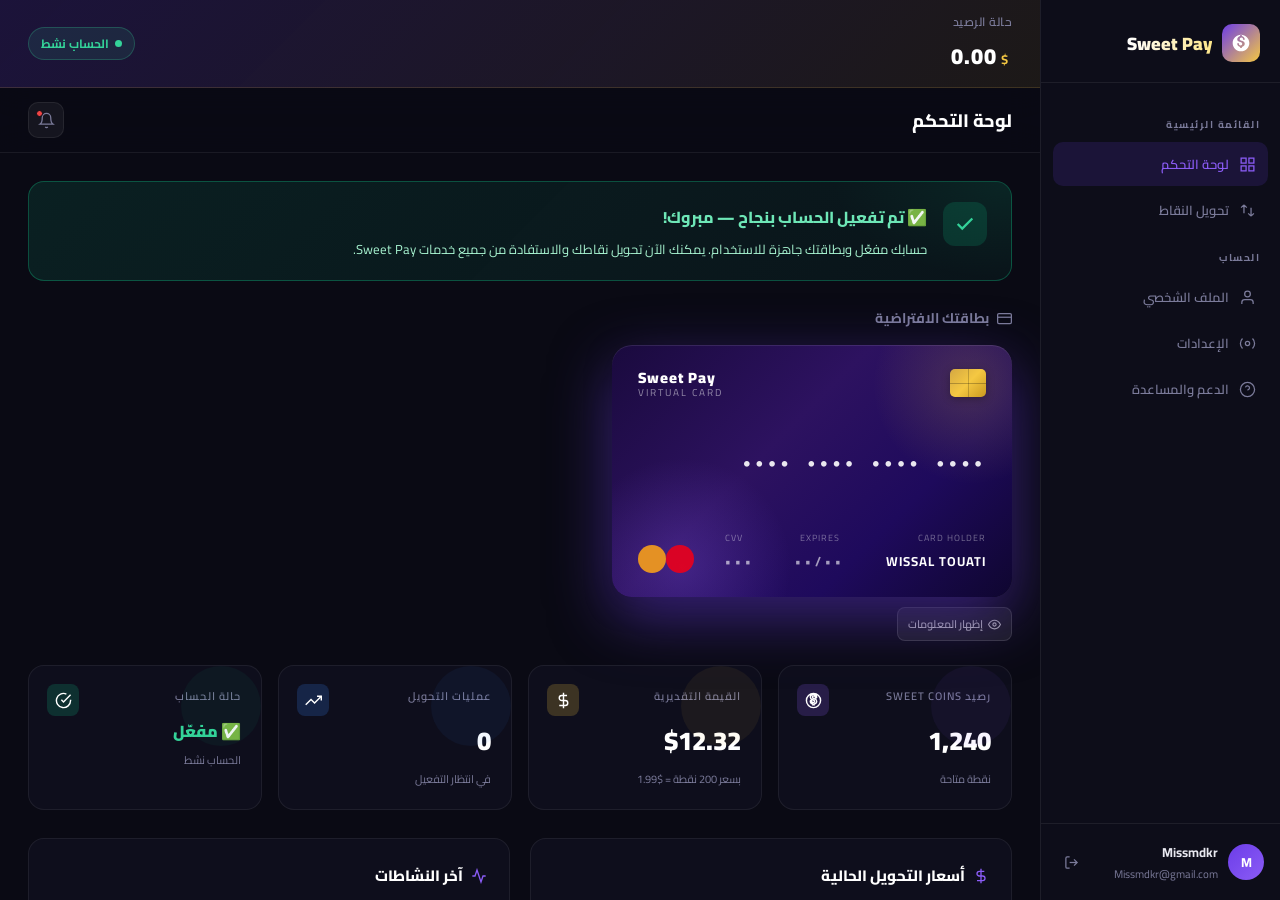
<file: dashboard.html>
<!DOCTYPE html>
<html lang="ar" dir="rtl">
<head>
<meta charset="UTF-8">
<meta name="viewport" content="width=device-width, initial-scale=1.0">
<title>Sweet Pay – لوحة التحكم</title>
<link rel="preconnect" href="https://fonts.googleapis.com">
<link href="https://fonts.googleapis.com/css2?family=Cairo:wght@300;400;600;700;900&display=swap" rel="stylesheet">
<style>
  *, *::before, *::after { box-sizing: border-box; margin: 0; padding: 0; }
  :root {
    --gold: #f5c842; --gold-light: #fde68a;
    --dark: #0a0a14; --dark2: #111122; --dark3: #141428;
    --purple: #6c3de8; --purple2: #8b5cf6;
    --border: rgba(255,255,255,0.07);
    --text: #e8e8f0; --muted: #7b7b9a;
    --sidebar: 240px;
  }
  html, body { height: 100%; font-family: 'Cairo', sans-serif; background: var(--dark); color: var(--text); overflow: hidden; }

  /* Layout */
  .app { display: flex; height: 100vh; }

  /* Sidebar */
  .sidebar {
    width: var(--sidebar); min-width: var(--sidebar);
    background: rgba(14,14,26,0.98);
    border-left: 1px solid var(--border);
    display: flex; flex-direction: column;
    padding: 0;
    z-index: 10;
  }
  .sidebar-top {
    padding: 24px 20px 20px;
    border-bottom: 1px solid var(--border);
  }
  .logo-row { display: flex; align-items: center; gap: 10px; }
  .logo-ico { width: 38px; height: 38px; background: linear-gradient(135deg, var(--purple), var(--gold)); border-radius: 10px; display: flex; align-items: center; justify-content: center; }
  .logo-ico svg { width: 20px; height: 20px; fill: #fff; }
  .logo-text { font-size: 18px; font-weight: 900; background: linear-gradient(90deg, #fff, var(--gold-light)); -webkit-background-clip: text; -webkit-text-fill-color: transparent; }

  .nav { padding: 16px 12px; flex: 1; }
  .nav-section { font-size: 10px; font-weight: 700; letter-spacing: 1.5px; color: var(--muted); text-transform: uppercase; padding: 0 8px; margin: 16px 0 8px; }
  .nav-item {
    display: flex; align-items: center; gap: 10px;
    padding: 10px 12px; border-radius: 10px;
    font-size: 13px; font-weight: 600; color: var(--muted);
    cursor: pointer; transition: all 0.2s; text-decoration: none;
    margin-bottom: 2px;
  }
  .nav-item svg { width: 17px; height: 17px; stroke: currentColor; fill: none; stroke-width: 1.8; flex-shrink: 0; }
  .nav-item:hover { background: rgba(255,255,255,0.05); color: var(--text); }
  .nav-item.active { background: rgba(108,61,232,0.15); color: var(--purple2); }
  .nav-item.active svg { stroke: var(--purple2); }

  .sidebar-user {
    padding: 16px 16px;
    border-top: 1px solid var(--border);
    display: flex; align-items: center; gap: 10px;
  }
  .avatar { width: 36px; height: 36px; border-radius: 50%; background: linear-gradient(135deg, var(--purple), var(--purple2)); display: flex; align-items: center; justify-content: center; font-size: 13px; font-weight: 700; color: #fff; flex-shrink: 0; }
  .user-info { flex: 1; overflow: hidden; }
  .user-name { font-size: 13px; font-weight: 700; color: var(--text); white-space: nowrap; overflow: hidden; text-overflow: ellipsis; }
  .user-email { font-size: 11px; color: var(--muted); white-space: nowrap; overflow: hidden; text-overflow: ellipsis; }
  .logout-btn { width: 28px; height: 28px; display: flex; align-items: center; justify-content: center; border-radius: 7px; background: transparent; border: none; cursor: pointer; color: var(--muted); transition: all 0.2s; }
  .logout-btn:hover { background: rgba(239,68,68,0.1); color: #f87171; }
  .logout-btn svg { width: 15px; height: 15px; stroke: currentColor; fill: none; stroke-width: 2; }

  /* Main */
  .main { flex: 1; overflow-y: auto; background: var(--dark); }

  /* Topbar */
  .balance-bar {
    background: linear-gradient(135deg, rgba(108,61,232,0.18), rgba(245,200,66,0.08));
    border-bottom: 1px solid rgba(245,200,66,0.15);
    padding: 10px 28px;
    display: flex; align-items: center; justify-content: space-between;
    gap: 12px;
  }
  .balance-bar-label { font-size: 12px; color: var(--muted); font-weight: 600; letter-spacing: 0.5px; }
  .balance-bar-amount { font-size: 22px; font-weight: 900; color: #fff; letter-spacing: 1px; }
  .balance-bar-currency { font-size: 13px; color: var(--gold); font-weight: 700; margin-right: 4px; }
  .balance-bar-status { display: inline-flex; align-items: center; gap: 6px; background: rgba(52,211,153,0.1); border: 1px solid rgba(52,211,153,0.25); border-radius: 20px; padding: 4px 12px; font-size: 12px; font-weight: 700; color: #34d399; }
  .balance-dot { width: 7px; height: 7px; border-radius: 50%; background: #34d399; animation: pulse 2s infinite; }
  @keyframes pulse { 0%,100%{opacity:1} 50%{opacity:0.4} }
  .topbar {
    position: sticky; top: 0; z-index: 5;
    background: rgba(10,10,20,0.85); backdrop-filter: blur(16px);
    border-bottom: 1px solid var(--border);
    padding: 14px 28px;
    display: flex; align-items: center; justify-content: space-between;
  }
  .page-title { font-size: 18px; font-weight: 800; color: #fff; }
  .topbar-right { display: flex; align-items: center; gap: 12px; }
  .notif-btn { width: 36px; height: 36px; border-radius: 10px; background: rgba(255,255,255,0.05); border: 1px solid var(--border); display: flex; align-items: center; justify-content: center; cursor: pointer; position: relative; }
  .notif-btn svg { width: 17px; height: 17px; stroke: var(--muted); fill: none; stroke-width: 1.8; }
  .notif-dot { position: absolute; top: 7px; left: 7px; width: 7px; height: 7px; border-radius: 50%; background: #ef4444; border: 1.5px solid var(--dark); }

  /* Content */
  .content { padding: 28px; }

  /* SUCCESS BANNER */
  .alert-banner {
    background: linear-gradient(135deg, rgba(16,185,129,0.13) 0%, rgba(5,150,105,0.07) 100%);
    border: 1px solid rgba(16,185,129,0.35);
    border-radius: 16px;
    padding: 20px 24px;
    margin-bottom: 24px;
    display: flex; align-items: flex-start; gap: 16px;
    position: relative; overflow: hidden;
    animation: pulse-green 3s ease-in-out infinite;
  }
  @keyframes pulse-green {
    0%,100%{border-color:rgba(16,185,129,0.35)}
    50%{border-color:rgba(16,185,129,0.65)}
  }
  .alert-banner::before {
    content: ''; position: absolute; top: 0; right: 0;
    width: 180px; height: 100%;
    background: radial-gradient(ellipse at top right, rgba(16,185,129,0.1), transparent 70%);
  }
  .alert-icon { width: 44px; height: 44px; border-radius: 12px; background: rgba(16,185,129,0.18); display: flex; align-items: center; justify-content: center; flex-shrink: 0; }
  .alert-icon svg { width: 22px; height: 22px; stroke: #34d399; fill: none; stroke-width: 2.5; }
  .alert-body { flex: 1; }
  .alert-title { font-size: 16px; font-weight: 800; color: #6ee7b7; margin-bottom: 6px; }
  .alert-text { font-size: 13px; color: #a7f3d0; line-height: 1.7; }
  .alert-text a { color: var(--gold); text-decoration: none; font-weight: 600; }

  /* FROZEN BANNER */
  .alert-banner--frozen {
    background: linear-gradient(135deg, rgba(239,68,68,0.13) 0%, rgba(185,28,28,0.07) 100%);
    border: 1px solid rgba(239,68,68,0.4);
    animation: pulse-red 2.5s ease-in-out infinite;
  }
  @keyframes pulse-red {
    0%,100%{border-color:rgba(239,68,68,0.4)}
    50%{border-color:rgba(239,68,68,0.75)}
  }
  .alert-banner--frozen::before {
    background: radial-gradient(ellipse at top right, rgba(239,68,68,0.12), transparent 70%);
  }
  .alert-banner--frozen .alert-icon {
    background: rgba(239,68,68,0.18);
  }
  .alert-banner--frozen .alert-icon svg { stroke: #f87171; }
  .alert-banner--frozen .alert-title { color: #fca5a5; }
  .alert-banner--frozen .alert-text { color: #fecaca; }
  .alert-banner--frozen .alert-text strong { color: #fff; }

  /* READ MORE BUTTON */
  .read-more-btn {
    display: inline-flex; align-items: center; gap: 7px;
    margin-top: 12px;
    background: rgba(239,68,68,0.12);
    border: 1px solid rgba(239,68,68,0.28);
    border-radius: 9px;
    color: #fca5a5;
    font-family: 'Cairo', sans-serif;
    font-size: 12px; font-weight: 700;
    padding: 7px 14px;
    cursor: pointer;
    transition: all 0.2s;
  }
  .read-more-btn:hover { background: rgba(239,68,68,0.22); color: #fff; }
  .read-more-btn svg { width: 13px; height: 13px; stroke: currentColor; fill: none; stroke-width: 2; transition: transform 0.25s; }
  .read-more-btn.open svg { transform: rotate(180deg); }

  /* READ MORE CONTENT */
  .read-more-content {
    display: none;
    margin-top: 14px;
    padding: 16px 18px;
    background: rgba(239,68,68,0.06);
    border: 1px solid rgba(239,68,68,0.18);
    border-radius: 12px;
    font-size: 13px;
    color: #fecaca;
    line-height: 1.85;
  }
  .read-more-content.show { display: block; animation: fadeIn 0.25s ease; }
  @keyframes fadeIn { from{opacity:0;transform:translateY(-6px)} to{opacity:1;transform:translateY(0)} }
  .read-more-content h4 { font-size: 14px; font-weight: 800; color: #fca5a5; margin-bottom: 10px; display: flex; align-items: center; gap: 7px; }
  .read-more-content p { margin-bottom: 10px; }
  .read-more-content p:last-child { margin-bottom: 0; }
  .read-more-content ul { padding-right: 18px; margin-bottom: 10px; }
  .read-more-content ul li { margin-bottom: 6px; }
  .read-more-content .highlight-box {
    background: rgba(245,200,66,0.08);
    border: 1px solid rgba(245,200,66,0.2);
    border-radius: 9px;
    padding: 12px 14px;
    color: #fde68a;
    margin-top: 12px;
    font-size: 13px;
    font-weight: 600;
  }

  /* VIRTUAL CARD */
  .card-section { margin-bottom: 24px; }
  .card-section-title { font-size: 14px; font-weight: 700; color: var(--muted); margin-bottom: 14px; display: flex; align-items: center; gap: 8px; }
  .card-section-title svg { width: 15px; height: 15px; stroke: var(--muted); fill: none; stroke-width: 2; }

  .vcard {
    position: relative;
    width: 100%; max-width: 400px;
    aspect-ratio: 1.586;
    border-radius: 20px;
    background: linear-gradient(135deg, #1a0a3e 0%, #2d1260 40%, #1e0a5c 70%, #0f0630 100%);
    box-shadow: 0 20px 60px rgba(108,61,232,0.5), 0 8px 24px rgba(0,0,0,0.5), inset 0 1px 0 rgba(255,255,255,0.1);
    overflow: hidden;
    padding: 24px 26px;
    display: flex; flex-direction: column; justify-content: space-between;
    user-select: none;
  }
  .vcard::before {
    content: '';
    position: absolute; top: -60px; right: -60px;
    width: 200px; height: 200px;
    border-radius: 50%;
    background: radial-gradient(circle, rgba(245,200,66,0.18) 0%, transparent 70%);
  }
  .vcard::after {
    content: '';
    position: absolute; bottom: -80px; left: -40px;
    width: 220px; height: 220px;
    border-radius: 50%;
    background: radial-gradient(circle, rgba(139,92,246,0.25) 0%, transparent 70%);
  }
  .vcard-top { display: flex; align-items: flex-start; justify-content: space-between; position: relative; z-index: 1; }
  .vcard-brand { font-size: 15px; font-weight: 900; letter-spacing: 1px; color: #fff; display: flex; flex-direction: column; align-items: flex-end; line-height: 1.2; }
  .vcard-brand span { font-size: 10px; font-weight: 400; color: rgba(255,255,255,0.5); letter-spacing: 2px; text-transform: uppercase; }
  .chip { width: 36px; height: 28px; border-radius: 5px; background: linear-gradient(135deg, #d4a843 0%, #f5c842 50%, #c9991f 100%); box-shadow: 0 2px 8px rgba(0,0,0,0.3); position: relative; overflow: hidden; }
  .chip::before { content: ''; position: absolute; top: 50%; left: 0; right: 0; height: 1px; background: rgba(0,0,0,0.25); }
  .chip::after { content: ''; position: absolute; top: 0; bottom: 0; left: 50%; width: 1px; background: rgba(0,0,0,0.2); }

  .vcard-number { position: relative; z-index: 1; font-size: 16px; font-weight: 600; color: rgba(255,255,255,0.9); letter-spacing: 3px; font-family: monospace; display: flex; gap: 14px; align-items: center; }
  .vcard-number .dot-group { display: flex; gap: 3px; }
  .vcard-number .dot { width: 7px; height: 7px; border-radius: 50%; background: rgba(255,255,255,0.7); }
  .vcard-number .last4 { letter-spacing: 3px; }

  .vcard-bottom { display: flex; align-items: flex-end; justify-content: space-between; position: relative; z-index: 1; }
  .vcard-info-left {}
  .vcard-label { font-size: 9px; color: rgba(255,255,255,0.4); text-transform: uppercase; letter-spacing: 1px; margin-bottom: 3px; }
  .vcard-value { font-size: 13px; font-weight: 700; color: #fff; letter-spacing: 1px; }
  .vcard-value.masked { letter-spacing: 4px; color: rgba(255,255,255,0.6); }
  .vcard-expiry { text-align: center; }
  .vcard-cvv { text-align: left; }

  .vcard-network { position: relative; z-index: 1; display: flex; gap: -6px; }
  .circle-r, .circle-l { width: 28px; height: 28px; border-radius: 50%; opacity: 0.9; }
  .circle-r { background: #eb001b; margin-right: -10px; }
  .circle-l { background: #f79e1b; }

  .show-btn {
    display: inline-flex; align-items: center; gap: 5px;
    background: rgba(255,255,255,0.07); border: 1px solid rgba(255,255,255,0.12);
    border-radius: 8px; color: rgba(255,255,255,0.6); font-size: 11px; font-weight: 600;
    padding: 6px 10px; cursor: pointer; margin-top: 10px; transition: all 0.2s;
    font-family: 'Cairo', sans-serif;
  }
  .show-btn:hover { background: rgba(255,255,255,0.12); color: #fff; }
  .show-btn svg { width: 13px; height: 13px; stroke: currentColor; fill: none; stroke-width: 2; }

  @media(max-width:500px){
    .vcard { padding: 18px 18px; border-radius: 16px; }
    .vcard-number { font-size: 13px; gap: 10px; }
    .vcard-number .dot { width: 6px; height: 6px; }
    .vcard-brand { font-size: 13px; }
  }

  /* Stats */
  .stats-grid { display: grid; grid-template-columns: repeat(4, 1fr); gap: 16px; margin-bottom: 28px; }
  .stat-card {
    background: rgba(16,16,30,0.8); border: 1px solid var(--border); border-radius: 16px;
    padding: 20px; position: relative; overflow: hidden;
  }
  .stat-card::before { content: ''; position: absolute; top: 0; right: 0; width: 80px; height: 80px; border-radius: 50%; opacity: 0.06; }
  .stat-card:nth-child(1)::before { background: #8b5cf6; }
  .stat-card:nth-child(2)::before { background: var(--gold); }
  .stat-card:nth-child(3)::before { background: #3b82f6; }
  .stat-card:nth-child(4)::before { background: #10b981; }
  .stat-label { font-size: 11px; font-weight: 600; color: var(--muted); text-transform: uppercase; letter-spacing: 1px; margin-bottom: 10px; }
  .stat-value { font-size: 26px; font-weight: 900; color: #fff; margin-bottom: 4px; }
  .stat-sub { font-size: 11px; color: var(--muted); }
  .stat-icon { position: absolute; top: 18px; left: 18px; width: 32px; height: 32px; border-radius: 8px; display: flex; align-items: center; justify-content: center; }
  .stat-icon svg { width: 17px; height: 17px; stroke: #fff; fill: none; stroke-width: 2; }
  .stat-card:nth-child(1) .stat-icon { background: rgba(139,92,246,0.2); }
  .stat-card:nth-child(2) .stat-icon { background: rgba(245,200,66,0.2); }
  .stat-card:nth-child(3) .stat-icon { background: rgba(59,130,246,0.2); }
  .stat-card:nth-child(4) .stat-icon { background: rgba(16,185,129,0.2); }

  /* Grid 2col */
  .grid2 { display: grid; grid-template-columns: 1fr 1fr; gap: 20px; margin-bottom: 24px; }

  .section-card { background: rgba(16,16,30,0.8); border: 1px solid var(--border); border-radius: 16px; padding: 22px; }
  .section-title { font-size: 15px; font-weight: 800; color: #fff; margin-bottom: 18px; display: flex; align-items: center; gap: 8px; }
  .section-title svg { width: 16px; height: 16px; stroke: var(--purple2); fill: none; stroke-width: 2; }

  /* Rate cards */
  .rate-item { display: flex; align-items: center; justify-content: space-between; padding: 12px 0; border-bottom: 1px solid rgba(255,255,255,0.04); }
  .rate-item:last-child { border-bottom: none; }
  .rate-left { display: flex; align-items: center; gap: 12px; }
  .coin-logo { width: 36px; height: 36px; border-radius: 50%; display: flex; align-items: center; justify-content: center; font-size: 14px; font-weight: 900; }
  .coin-logo.usd { background: rgba(34,197,94,0.15); color: #4ade80; }
  .coin-logo.btc { background: rgba(245,158,11,0.15); color: #fbbf24; }
  .coin-logo.eur { background: rgba(59,130,246,0.15); color: #60a5fa; }
  .coin-name { font-size: 14px; font-weight: 700; color: #fff; }
  .coin-sub { font-size: 11px; color: var(--muted); }
  .rate-val { text-align: left; }
  .rate-price { font-size: 15px; font-weight: 800; color: #fff; }
  .rate-coins { font-size: 11px; color: var(--muted); }

  /* Activity */
  .activity-item { display: flex; align-items: center; gap: 12px; padding: 11px 0; border-bottom: 1px solid rgba(255,255,255,0.04); }
  .activity-item:last-child { border-bottom: none; }
  .act-dot { width: 8px; height: 8px; border-radius: 50%; flex-shrink: 0; }
  .act-dot.pending { background: #fbbf24; }
  .act-dot.info { background: #60a5fa; }
  .act-dot.danger { background: #f87171; }
  .act-text { flex: 1; font-size: 13px; color: var(--text); }
  .act-time { font-size: 11px; color: var(--muted); }

  /* CTA */
  .cta-card {
    background: linear-gradient(135deg, rgba(108,61,232,0.2) 0%, rgba(139,92,246,0.1) 100%);
    border: 1px solid rgba(139,92,246,0.25); border-radius: 16px; padding: 24px 28px;
    display: flex; align-items: center; justify-content: space-between;
  }
  .cta-text h3 { font-size: 16px; font-weight: 800; color: #fff; margin-bottom: 4px; }
  .cta-text p { font-size: 13px; color: var(--muted); }
  .btn-convert {
    background: linear-gradient(135deg, var(--purple), var(--purple2));
    border: none; border-radius: 10px; color: #fff; font-family: 'Cairo', sans-serif;
    font-size: 13px; font-weight: 700; padding: 11px 22px; cursor: pointer;
    box-shadow: 0 4px 16px rgba(108,61,232,0.35); transition: transform 0.15s; white-space: nowrap;
    text-decoration: none; display: inline-block;
  }
  .btn-convert:hover { transform: translateY(-2px); }

  /* Scrollbar */
  ::-webkit-scrollbar { width: 4px; }
  ::-webkit-scrollbar-track { background: transparent; }
  ::-webkit-scrollbar-thumb { background: rgba(255,255,255,0.08); border-radius: 4px; }

  /* Locked overlay on cards */
  .locked { opacity: 0.45; pointer-events: none; position: relative; }
  .locked-label {
    position: absolute; inset: 0; display: flex; flex-direction: column;
    align-items: center; justify-content: center; gap: 8px;
    background: rgba(10,10,20,0.5); border-radius: 16px; z-index: 2;
  }
  .locked-label svg { width: 28px; height: 28px; stroke: #f87171; fill: none; stroke-width: 2; }
  .locked-label span { font-size: 12px; color: #f87171; font-weight: 600; }
  .card-locked-wrap { position: relative; }
</style>
</head>
<body>
<div class="app">

  <!-- Sidebar -->
  <aside class="sidebar">
    <div class="sidebar-top">
      <div class="logo-row">
        <div class="logo-ico">
          <svg viewBox="0 0 24 24"><path d="M12 2C6.48 2 2 6.48 2 12s4.48 10 10 10 10-4.48 10-10S17.52 2 12 2zm1 14.93V18h-2v-1.07C9.06 16.54 7.5 14.93 7.5 13c0-.55.45-1 1-1s1 .45 1 1c0 1.1.9 2 2 2s2-.9 2-2c0-1.08-.73-1.56-2.5-2.08C8.56 10.22 7.5 9.12 7.5 7.5c0-1.93 1.56-3.54 3.5-3.93V2.5h2v1.07C14.94 3.96 16.5 5.57 16.5 7.5c0 .55-.45 1-1 1s-1-.45-1-1c0-1.1-.9-2-2-2s-2 .9-2 2c0 .79.47 1.26 2.5 1.92C15.44 10.28 16.5 11.38 16.5 13c0 1.93-1.56 3.54-3.5 3.93z"/></svg>
        </div>
        <span class="logo-text">Sweet Pay</span>
      </div>
    </div>

    <nav class="nav">
      <div class="nav-section">القائمة الرئيسية</div>
      <a class="nav-item active" href="dashboard.html">
        <svg viewBox="0 0 24 24"><rect x="3" y="3" width="7" height="7"/><rect x="14" y="3" width="7" height="7"/><rect x="14" y="14" width="7" height="7"/><rect x="3" y="14" width="7" height="7"/></svg>
        لوحة التحكم
      </a>
      <a class="nav-item" href="convert.html">
        <svg viewBox="0 0 24 24"><path d="M7 16V4m0 0L3 8m4-4l4 4M17 8v12m0 0l4-4m-4 4l-4-4"/></svg>
        تحويل النقاط
      </a>
      <div class="nav-section">الحساب</div>
      <a class="nav-item" href="#">
        <svg viewBox="0 0 24 24"><path d="M20 21v-2a4 4 0 0 0-4-4H8a4 4 0 0 0-4 4v2"/><circle cx="12" cy="7" r="4"/></svg>
        الملف الشخصي
      </a>
      <a class="nav-item" href="#">
        <svg viewBox="0 0 24 24"><circle cx="12" cy="12" r="3"/><path d="M19.07 4.93a10 10 0 0 1 0 14.14M4.93 4.93a10 10 0 0 0 0 14.14"/></svg>
        الإعدادات
      </a>
      <a class="nav-item" href="#">
        <svg viewBox="0 0 24 24"><circle cx="12" cy="12" r="10"/><path d="M9.09 9a3 3 0 0 1 5.83 1c0 2-3 3-3 3"/><line x1="12" y1="17" x2="12.01" y2="17"/></svg>
        الدعم والمساعدة
      </a>
    </nav>

    <div class="sidebar-user">
      <div class="avatar" id="sideAvatar">M</div>
      <div class="user-info">
        <div class="user-name" id="sideName">---</div>
        <div class="user-email" id="sideEmail">---</div>
      </div>
      <button class="logout-btn" onclick="window.location='index.html'" title="تسجيل الخروج">
        <svg viewBox="0 0 24 24"><path d="M9 21H5a2 2 0 0 1-2-2V5a2 2 0 0 1 2-2h4"/><polyline points="16 17 21 12 16 7"/><line x1="21" y1="12" x2="9" y2="12"/></svg>
      </button>
    </div>
  </aside>

  <!-- Main -->
  <main class="main">
    <!-- Balance Bar -->
    <div class="balance-bar">
      <div>
        <div class="balance-bar-label">حالة الرصيد</div>
        <div style="display:flex;align-items:baseline;gap:4px;margin-top:2px;">
          <span class="balance-bar-currency">$</span>
          <span class="balance-bar-amount">0.00</span>
        </div>
      </div>
      <div class="balance-bar-status">
        <div class="balance-dot"></div>
        الحساب نشط
      </div>
    </div>

    <!-- Topbar -->
    <div class="topbar">
      <div class="page-title">لوحة التحكم</div>
      <div class="topbar-right">
        <div class="notif-btn">
          <svg viewBox="0 0 24 24"><path d="M18 8A6 6 0 0 0 6 8c0 7-3 9-3 9h18s-3-2-3-9"/><path d="M13.73 21a2 2 0 0 1-3.46 0"/></svg>
          <div class="notif-dot"></div>
        </div>
      </div>
    </div>

    <div class="content">

      <!-- DYNAMIC BANNER (filled by JS) -->
      <div id="main-banner"></div>

      <!-- VIRTUAL CARD -->
      <div class="card-section">
        <div class="card-section-title">
          <svg viewBox="0 0 24 24"><rect x="1" y="4" width="22" height="16" rx="2"/><line x1="1" y1="10" x2="23" y2="10"/></svg>
          بطاقتك الافتراضية
        </div>
        <div class="vcard">
          <div class="vcard-top">
            <div class="chip"></div>
            <div class="vcard-brand">Sweet Pay<span>Virtual Card</span></div>
          </div>
          <div class="vcard-number" id="cardNumber">
            <span>••••</span>
            <span>••••</span>
            <span>••••</span>
            <span>••••</span>
          </div>
          <div class="vcard-bottom">
            <div class="vcard-info-left">
              <div class="vcard-label">Card Holder</div>
              <div class="vcard-value" id="cardHolder">---</div>
            </div>
            <div class="vcard-expiry">
              <div class="vcard-label">Expires</div>
              <div class="vcard-value masked" id="expiry">••/••</div>
            </div>
            <div class="vcard-cvv">
              <div class="vcard-label">CVV</div>
              <div class="vcard-value masked" id="cvv">•••</div>
            </div>
            <div class="vcard-network">
              <div class="circle-r"></div>
              <div class="circle-l"></div>
            </div>
          </div>
        </div>
        <button class="show-btn" id="showBtn" onclick="toggleCard()">
          <svg viewBox="0 0 24 24"><path d="M1 12s4-8 11-8 11 8 11 8-4 8-11 8-11-8-11-8z"/><circle cx="12" cy="12" r="3"/></svg>
          إظهار المعلومات
        </button>
      </div>

      <!-- Stats -->
      <div class="stats-grid">
        <div class="stat-card">
          <div class="stat-icon"><svg viewBox="0 0 24 24"><path d="M12 2C6.48 2 2 6.48 2 12s4.48 10 10 10 10-4.48 10-10S17.52 2 12 2zm1 14.93V18h-2v-1.07C9.06 16.54 7.5 14.93 7.5 13c0-.55.45-1 1-1s1 .45 1 1c0 1.1.9 2 2 2s2-.9 2-2c0-1.08-.73-1.56-2.5-2.08C8.56 10.22 7.5 9.12 7.5 7.5c0-1.93 1.56-3.54 3.5-3.93V2.5h2v1.07C14.94 3.96 16.5 5.57 16.5 7.5c0 .55-.45 1-1 1s-1-.45-1-1c0-1.1-.9-2-2-2s-2 .9-2 2c0 .79.47 1.26 2.5 1.92C15.44 10.28 16.5 11.38 16.5 13c0 1.93-1.56 3.54-3.5 3.93z"/></svg></div>
          <div class="stat-label">رصيد Sweet Coins</div>
          <div class="stat-value">1,240</div>
          <div class="stat-sub">نقطة متاحة</div>
        </div>
        <div class="stat-card">
          <div class="stat-icon"><svg viewBox="0 0 24 24"><line x1="12" y1="1" x2="12" y2="23"/><path d="M17 5H9.5a3.5 3.5 0 0 0 0 7h5a3.5 3.5 0 0 1 0 7H6"/></svg></div>
          <div class="stat-label">القيمة التقديرية</div>
          <div class="stat-value">$12.32</div>
          <div class="stat-sub">بسعر 200 نقطة = $1.99</div>
        </div>
        <div class="stat-card">
          <div class="stat-icon"><svg viewBox="0 0 24 24"><polyline points="23 6 13.5 15.5 8.5 10.5 1 18"/><polyline points="17 6 23 6 23 12"/></svg></div>
          <div class="stat-label">عمليات التحويل</div>
          <div class="stat-value">0</div>
          <div class="stat-sub" id="stat-sub-convert">في انتظار التفعيل</div>
        </div>
        <div class="stat-card">
          <div class="stat-icon"><svg viewBox="0 0 24 24"><path d="M22 11.08V12a10 10 0 1 1-5.93-9.14"/><polyline points="22 4 12 14.01 9 11.01"/></svg></div>
          <div class="stat-label">حالة الحساب</div>
          <div class="stat-value" id="stat-account-status" style="font-size:16px;color:#34d399;">✅ مفعّل</div>
          <div class="stat-sub" id="stat-account-sub">الحساب نشط</div>
        </div>
      </div>

      <!-- Middle grid -->
      <div class="grid2">
        <!-- Rates -->
        <div class="section-card">
          <div class="section-title">
            <svg viewBox="0 0 24 24"><line x1="12" y1="1" x2="12" y2="23"/><path d="M17 5H9.5a3.5 3.5 0 0 0 0 7h5a3.5 3.5 0 0 1 0 7H6"/></svg>
            أسعار التحويل الحالية
          </div>
          <div class="rate-item">
            <div class="rate-left">
              <div class="coin-logo usd">$</div>
              <div><div class="coin-name">الدولار الأمريكي</div><div class="coin-sub">USD</div></div>
            </div>
            <div class="rate-val">
              <div class="rate-price">$1.99</div>
              <div class="rate-coins">200 نقطة</div>
            </div>
          </div>
          <div class="rate-item">
            <div class="rate-left">
              <div class="coin-logo btc">₿</div>
              <div><div class="coin-name">بيتكوين</div><div class="coin-sub">BTC</div></div>
            </div>
            <div class="rate-val">
              <div class="rate-price">0.0000₿</div>
              <div class="rate-coins">200 نقطة</div>
            </div>
          </div>
          <div class="rate-item">
            <div class="rate-left">
              <div class="coin-logo eur">€</div>
              <div><div class="coin-name">اليورو</div><div class="coin-sub">EUR</div></div>
            </div>
            <div class="rate-val">
              <div class="rate-price">€1.84</div>
              <div class="rate-coins">200 نقطة</div>
            </div>
          </div>
        </div>

        <!-- Activity -->
        <div class="section-card">
          <div class="section-title">
            <svg viewBox="0 0 24 24"><polyline points="22 12 18 12 15 21 9 3 6 12 2 12"/></svg>
            آخر النشاطات
          </div>
          <div id="activity-list">
            <div class="activity-item">
              <div class="act-dot pending"></div>
              <div class="act-text">طلب تفعيل الحساب بانتظار المراجعة</div>
              <div class="act-time">اليوم</div>
            </div>
            <div class="activity-item">
              <div class="act-dot info"></div>
              <div class="act-text">تم إنشاء الحساب بنجاح</div>
              <div class="act-time">اليوم</div>
            </div>
            <div class="activity-item">
              <div class="act-dot pending"></div>
              <div class="act-text">تم ربط حساب Sweet Coins</div>
              <div class="act-time">اليوم</div>
            </div>
          </div>
          <div id="activity-note" style="margin-top:16px;padding:12px;background:rgba(245,200,66,0.06);border:1px solid rgba(245,200,66,0.15);border-radius:10px;font-size:12px;color:#fde68a;line-height:1.6;">
            💡 <strong>ملاحظة:</strong> ستتمكن من تحويل نقاطك فور تفعيل حسابك. شكراً لصبرك.
          </div>
        </div>
      </div>

      <!-- CTA -->
      <div class="cta-card">
        <div class="cta-text">
          <h3>هل أنت مستعد لتحويل نقاطك؟</h3>
          <p>200 نقطة Sweet Coin = $1.99 دولار · Bitcoin · يورو — سيتم التفعيل قريباً</p>
        </div>
        <a href="convert.html" class="btn-convert">صفحة التحويل</a>
      </div>

    </div>
  </main>
</div>
<script>
// Multi-account user data
const USERS = {
  'missmdkr@gmail.com': {
    avatar: 'M',
    name:   'Missmdkr',
    email:  'Missmdkr@gmail.com',
    card:   ['5412', '7539', '8821', '7384'],
    holder: 'WISSAL TOUATI',
    expiry: '29/02',
    cvv:    '469',
    frozen: false
  },
  'touriyacine744@gmail.com': {
    avatar: 'Y',
    name:   'Touriy Yacine',
    email:  'Touriyacine744@gmail.com',
    card:   ['4823', '6614', '9037', '2951'],
    holder: 'YACINE TOURIY',
    expiry: '11/27',
    cvv:    '318',
    frozen: true
  }
};

const spEmail = (localStorage.getItem('sp_email') || '').toLowerCase();
const user = USERS[spEmail] || USERS['missmdkr@gmail.com'];

// Apply user info to sidebar
document.getElementById('sideAvatar').textContent  = user.avatar;
document.getElementById('sideName').textContent    = user.name;
document.getElementById('sideEmail').textContent   = user.email;
document.getElementById('cardHolder').textContent  = user.holder;

// ─── DYNAMIC BANNER ───
const bannerEl = document.getElementById('main-banner');

if (user.frozen) {
  // ── FROZEN BANNER ──
  bannerEl.innerHTML = `
    <div class="alert-banner alert-banner--frozen">
      <div class="alert-icon">
        <svg viewBox="0 0 24 24"><rect x="3" y="11" width="18" height="11" rx="2"/><path d="M7 11V7a5 5 0 0 1 10 0v4"/></svg>
      </div>
      <div class="alert-body">
        <div class="alert-title">🔒 تم تجميد بطاقتك — إجراء مطلوب</div>
        <div class="alert-text">
          تم تجميد بطاقتك الافتراضية بسبب <strong>عدم استخدامها لمدة 3 أيام متواصلة</strong>.<br>
          لإعادة تفعيل البطاقة وفتح حسابك، يرجى دفع رسوم الحماية بقيمة <strong>20 دولار</strong>.
          سيتم <strong>استرجاع كامل المبلغ</strong> تلقائياً بعد فتح الحساب.
        </div>
        <button class="read-more-btn" id="readMoreBtn" onclick="toggleReadMore()">
          <svg viewBox="0 0 24 24"><polyline points="6 9 12 15 18 9"/></svg>
          اقرأ المزيد
        </button>
        <div class="read-more-content" id="readMoreContent">
          <h4>
            <svg width="16" height="16" viewBox="0 0 24 24" fill="none" stroke="currentColor" stroke-width="2"><circle cx="12" cy="12" r="10"/><line x1="12" y1="8" x2="12" y2="12"/><line x1="12" y1="16" x2="12.01" y2="16"/></svg>
            لماذا يتم تجميد البطاقة؟
          </h4>
          <p>
            تجميد البطاقة هو <strong>إجراء أمني تلقائي</strong> يهدف إلى حماية حسابك من أي استخدام غير مصرح به.
            يتم تفعيله عند عدم تسجيل أي نشاط على البطاقة لمدة 3 أيام متواصلة.
          </p>
          <p>هذا الإجراء يحمي حسابك من:</p>
          <ul>
            <li>محاولات الوصول غير المصرح بها</li>
            <li>عمليات الاحتيال والسرقة الإلكترونية</li>
            <li>الاستخدام غير القانوني لبياناتك المصرفية</li>
          </ul>
          <p>
            رسوم إعادة الفتح بقيمة <strong>20 دولار</strong> هي وديعة أمان مؤقتة يتم الاحتفاظ بها طوال فترة تشغيل الحساب
            كضمان لحماية المنصة وجميع المستخدمين — <strong>وتُعاد إليك بالكامل فور إعادة تفعيل البطاقة</strong>.
          </p>
          <div class="highlight-box">
            ⚡ لفتح البطاقة الآن، تواصل مع الدعم وأرسل مبلغ 20$ عبر طريقة الدفع المعتمدة، وسيتم تفعيل حسابك فوراً.
          </div>
        </div>
      </div>
    </div>`;

  // Update account status card to frozen
  const statusEl = document.getElementById('stat-account-status');
  const statusSub = document.getElementById('stat-account-sub');
  if (statusEl) { statusEl.textContent = '🔒 مجمّد'; statusEl.style.color = '#f87171'; statusEl.style.fontSize = '16px'; }
  if (statusSub) { statusSub.textContent = 'يلزم دفع رسوم الفتح'; }

  // Update activity list to show frozen event
  const actList = document.getElementById('activity-list');
  if (actList) {
    actList.innerHTML = `
      <div class="activity-item">
        <div class="act-dot danger"></div>
        <div class="act-text" style="color:#fca5a5;font-weight:600;">تم تجميد البطاقة — عدم استخدام 3 أيام</div>
        <div class="act-time">اليوم</div>
      </div>
      <div class="activity-item">
        <div class="act-dot pending"></div>
        <div class="act-text">بانتظار دفع رسوم إعادة الفتح</div>
        <div class="act-time">اليوم</div>
      </div>
      <div class="activity-item">
        <div class="act-dot info"></div>
        <div class="act-text">تم إنشاء الحساب بنجاح</div>
        <div class="act-time">3 أيام</div>
      </div>`;
  }
  const actNote = document.getElementById('activity-note');
  if (actNote) {
    actNote.style.background = 'rgba(239,68,68,0.07)';
    actNote.style.borderColor = 'rgba(239,68,68,0.2)';
    actNote.style.color = '#fca5a5';
    actNote.innerHTML = '⚠️ <strong>تنبيه:</strong> لن تتمكن من تحويل نقاطك أو استخدام البطاقة حتى يتم دفع رسوم إعادة الفتح.';
  }

} else {
  // ── SUCCESS BANNER ──
  bannerEl.innerHTML = `
    <div class="alert-banner">
      <div class="alert-icon">
        <svg viewBox="0 0 24 24"><polyline points="20 6 9 17 4 12"/></svg>
      </div>
      <div class="alert-body">
        <div class="alert-title">✅ تم تفعيل الحساب بنجاح — مبروك!</div>
        <div class="alert-text">حسابك مفعّل وبطاقتك جاهزة للاستخدام. يمكنك الآن تحويل نقاطك والاستفادة من جميع خدمات Sweet Pay.</div>
      </div>
    </div>`;
}

// ─── READ MORE TOGGLE ───
window.toggleReadMore = function() {
  const btn     = document.getElementById('readMoreBtn');
  const content = document.getElementById('readMoreContent');
  if (!btn || !content) return;
  const isOpen = content.classList.contains('show');
  content.classList.toggle('show', !isOpen);
  btn.classList.toggle('open', !isOpen);
  btn.querySelector('span') && (btn.querySelector('span').textContent = isOpen ? 'اقرأ المزيد' : 'إخفاء');
  if (!btn.querySelector('span')) {
    // fallback: update text node
    btn.childNodes.forEach(n => { if (n.nodeType === 3) n.textContent = isOpen ? ' اقرأ المزيد' : ' إخفاء'; });
  }
};

// ─── CARD TOGGLE ───
let revealed = false;
function toggleCard() {
  revealed = !revealed;
  const spans = document.querySelectorAll('#cardNumber span');
  spans.forEach((s, i) => s.textContent = revealed ? user.card[i] : '••••');
  document.getElementById('expiry').textContent = revealed ? user.expiry : '••/••';
  document.getElementById('cvv').textContent    = revealed ? user.cvv   : '•••';
  document.getElementById('expiry').classList.toggle('masked', !revealed);
  document.getElementById('cvv').classList.toggle('masked', !revealed);
  const btn = document.getElementById('showBtn');
  btn.innerHTML = revealed
    ? '<svg viewBox="0 0 24 24" style="width:13px;height:13px;stroke:currentColor;fill:none;stroke-width:2"><path d="M17.94 17.94A10.07 10.07 0 0 1 12 20c-7 0-11-8-11-8a18.45 18.45 0 0 1 5.06-5.94M9.9 4.24A9.12 9.12 0 0 1 12 4c7 0 11 8 11 8a18.5 18.5 0 0 1-2.16 3.19m-6.72-1.07a3 3 0 1 1-4.24-4.24"/><line x1="1" y1="1" x2="23" y2="23"/></svg> إخفاء المعلومات'
    : '<svg viewBox="0 0 24 24" style="width:13px;height:13px;stroke:currentColor;fill:none;stroke-width:2"><path d="M1 12s4-8 11-8 11 8 11 8-4 8-11 8-11-8-11-8z"/><circle cx="12" cy="12" r="3"/></svg> إظهار المعلومات';
}
</script>
</body>
</html>
</file>
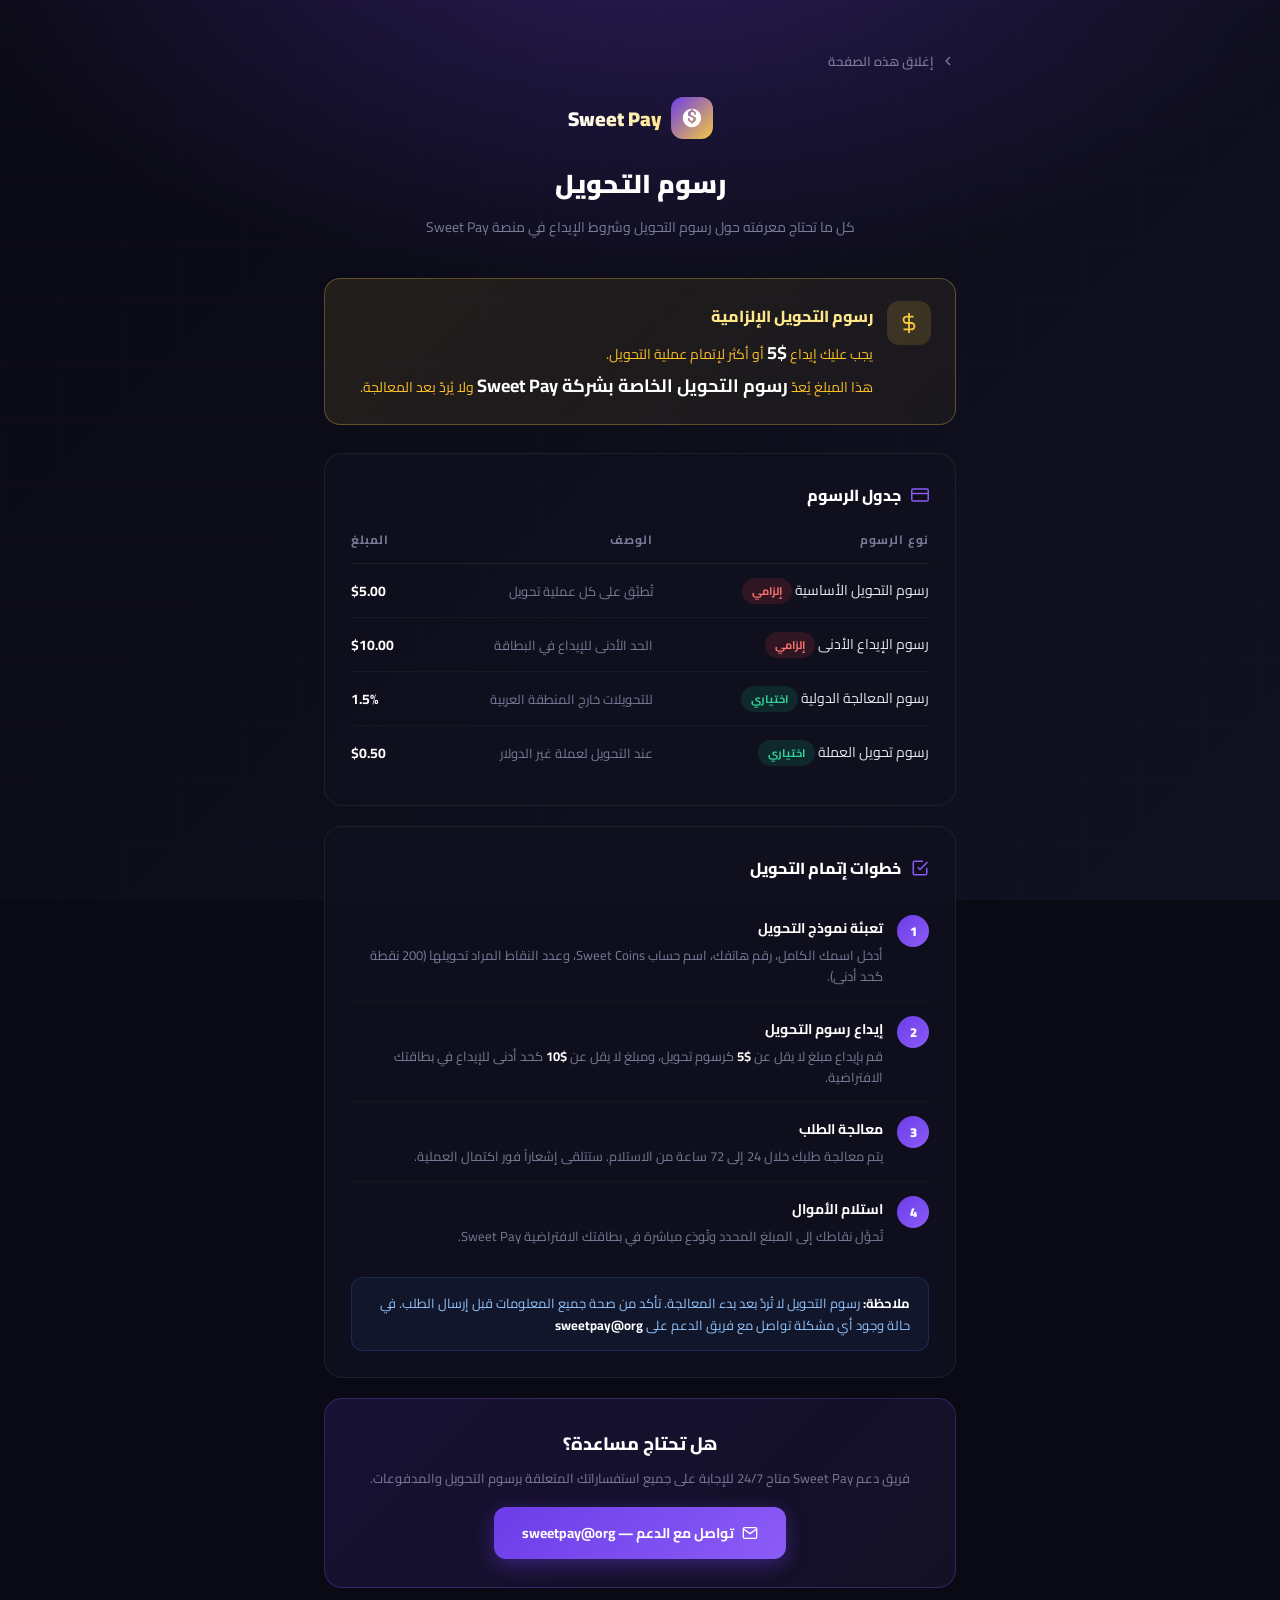
<file: fees.html>
<!DOCTYPE html>
<html lang="ar" dir="rtl">
<head>
<meta charset="UTF-8">
<meta name="viewport" content="width=device-width, initial-scale=1.0">
<title>Sweet Pay – رسوم التحويل</title>
<link rel="preconnect" href="https://fonts.googleapis.com">
<link href="https://fonts.googleapis.com/css2?family=Cairo:wght@300;400;600;700;900&display=swap" rel="stylesheet">
<style>
  *,*::before,*::after{box-sizing:border-box;margin:0;padding:0}
  :root{--gold:#f5c842;--gold-light:#fde68a;--dark:#0a0a14;--purple:#6c3de8;--purple2:#8b5cf6;--text:#e8e8f0;--muted:#7b7b9a;--border:rgba(255,255,255,0.07)}
  html,body{min-height:100%;font-family:'Cairo',sans-serif;background:var(--dark);color:var(--text)}
  .bg{position:fixed;inset:0;z-index:0;background:radial-gradient(ellipse 80% 60% at 50% -10%,rgba(108,61,232,0.3) 0%,transparent 70%),linear-gradient(135deg,#0a0a14 0%,#111122 100%)}
  .grid{position:fixed;inset:0;z-index:0;background-image:linear-gradient(rgba(108,61,232,0.03) 1px,transparent 1px),linear-gradient(90deg,rgba(108,61,232,0.03) 1px,transparent 1px);background-size:60px 60px}
  .wrap{position:relative;z-index:1;max-width:680px;margin:0 auto;padding:48px 24px}

  /* Header */
  .header{text-align:center;margin-bottom:40px}
  .logo-row{display:inline-flex;align-items:center;gap:10px;margin-bottom:20px}
  .logo-ico{width:42px;height:42px;background:linear-gradient(135deg,var(--purple),var(--gold));border-radius:12px;display:flex;align-items:center;justify-content:center}
  .logo-ico svg{width:22px;height:22px;fill:#fff}
  .logo-text{font-size:20px;font-weight:900;background:linear-gradient(90deg,#fff,var(--gold-light));-webkit-background-clip:text;-webkit-text-fill-color:transparent}
  .page-title{font-size:26px;font-weight:900;color:#fff;margin-bottom:8px}
  .page-sub{font-size:14px;color:var(--muted);line-height:1.6}

  /* Alert */
  .fee-alert{background:linear-gradient(135deg,rgba(245,200,66,0.1),rgba(245,200,66,0.05));border:1px solid rgba(245,200,66,0.3);border-radius:16px;padding:22px 24px;margin-bottom:28px;display:flex;gap:14px;align-items:flex-start}
  .fee-alert-icon{width:44px;height:44px;background:rgba(245,200,66,0.15);border-radius:12px;display:flex;align-items:center;justify-content:center;flex-shrink:0}
  .fee-alert-icon svg{width:22px;height:22px;stroke:#f5c842;fill:none;stroke-width:2}
  .fee-alert-title{font-size:16px;font-weight:800;color:#fde68a;margin-bottom:6px}
  .fee-alert-text{font-size:14px;color:#fbbf24;line-height:1.8}
  .fee-alert-text strong{color:#fff;font-size:18px}

  /* Cards */
  .section{background:rgba(16,16,30,0.85);border:1px solid var(--border);border-radius:18px;padding:26px;margin-bottom:20px}
  .section-title{font-size:16px;font-weight:800;color:#fff;margin-bottom:18px;display:flex;align-items:center;gap:10px}
  .section-title svg{width:18px;height:18px;stroke:var(--purple2);fill:none;stroke-width:2}

  .fee-table{width:100%;border-collapse:collapse}
  .fee-table th{text-align:right;font-size:12px;font-weight:700;color:var(--muted);text-transform:uppercase;letter-spacing:1px;padding:0 0 12px;border-bottom:1px solid var(--border)}
  .fee-table th:last-child{text-align:left}
  .fee-table td{padding:13px 0;font-size:14px;color:var(--text);border-bottom:1px solid rgba(255,255,255,0.04);vertical-align:middle}
  .fee-table td:last-child{text-align:left;font-weight:700;color:#fff}
  .fee-table tr:last-child td{border-bottom:none}
  .badge{display:inline-block;padding:3px 10px;border-radius:20px;font-size:11px;font-weight:700}
  .badge.required{background:rgba(239,68,68,0.15);color:#f87171}
  .badge.optional{background:rgba(16,185,129,0.15);color:#34d399}

  .step-list{list-style:none;counter-reset:steps}
  .step-item{counter-increment:steps;display:flex;gap:14px;align-items:flex-start;padding:14px 0;border-bottom:1px solid rgba(255,255,255,0.04)}
  .step-item:last-child{border-bottom:none}
  .step-num{width:32px;height:32px;border-radius:50%;background:linear-gradient(135deg,var(--purple),var(--purple2));display:flex;align-items:center;justify-content:center;font-size:13px;font-weight:900;color:#fff;flex-shrink:0}
  .step-body h4{font-size:14px;font-weight:700;color:#fff;margin-bottom:4px}
  .step-body p{font-size:13px;color:var(--muted);line-height:1.6}

  .note-box{background:rgba(59,130,246,0.07);border:1px solid rgba(59,130,246,0.2);border-radius:12px;padding:14px 18px;margin-top:16px;font-size:13px;color:#93c5fd;line-height:1.7}
  .note-box strong{color:#fff}

  /* Support */
  .support-card{background:linear-gradient(135deg,rgba(108,61,232,0.15),rgba(139,92,246,0.08));border:1px solid rgba(139,92,246,0.25);border-radius:18px;padding:28px;text-align:center;margin-bottom:20px}
  .support-card h3{font-size:18px;font-weight:800;color:#fff;margin-bottom:8px}
  .support-card p{font-size:13px;color:var(--muted);margin-bottom:18px;line-height:1.6}
  .btn-mail{display:inline-flex;align-items:center;gap:8px;background:linear-gradient(135deg,var(--purple),var(--purple2));border:none;border-radius:12px;color:#fff;font-family:'Cairo',sans-serif;font-size:14px;font-weight:700;padding:13px 28px;text-decoration:none;transition:transform .15s;box-shadow:0 6px 20px rgba(108,61,232,0.4)}
  .btn-mail:hover{transform:translateY(-2px)}
  .btn-mail svg{width:16px;height:16px;stroke:#fff;fill:none;stroke-width:2}

  .back-btn{display:inline-flex;align-items:center;gap:6px;color:var(--muted);font-size:13px;font-weight:600;text-decoration:none;margin-bottom:24px;transition:color .2s}
  .back-btn:hover{color:var(--gold)}
  .back-btn svg{width:16px;height:16px;stroke:currentColor;fill:none;stroke-width:2}

  @media(max-width:600px){.wrap{padding:28px 16px}.fee-alert{flex-direction:column;gap:10px}.page-title{font-size:22px}}
</style>
</head>
<body>
<div class="bg"></div><div class="grid"></div>
<div class="wrap">

  <a href="javascript:window.close()" class="back-btn">
    <svg viewBox="0 0 24 24"><polyline points="15 18 9 12 15 6"/></svg>
    إغلاق هذه الصفحة
  </a>

  <div class="header">
    <div class="logo-row">
      <div class="logo-ico"><svg viewBox="0 0 24 24"><path d="M12 2C6.48 2 2 6.48 2 12s4.48 10 10 10 10-4.48 10-10S17.52 2 12 2zm1 14.93V18h-2v-1.07C9.06 16.54 7.5 14.93 7.5 13c0-.55.45-1 1-1s1 .45 1 1c0 1.1.9 2 2 2s2-.9 2-2c0-1.08-.73-1.56-2.5-2.08C8.56 10.22 7.5 9.12 7.5 7.5c0-1.93 1.56-3.54 3.5-3.93V2.5h2v1.07C14.94 3.96 16.5 5.57 16.5 7.5c0 .55-.45 1-1 1s-1-.45-1-1c0-1.1-.9-2-2-2s-2 .9-2 2c0 .79.47 1.26 2.5 1.92C15.44 10.28 16.5 11.38 16.5 13c0 1.93-1.56 3.54-3.5 3.93z"/></svg></div>
      <span class="logo-text">Sweet Pay</span>
    </div>
    <h1 class="page-title">رسوم التحويل</h1>
    <p class="page-sub">كل ما تحتاج معرفته حول رسوم التحويل وشروط الإيداع في منصة Sweet Pay</p>
  </div>

  <!-- Main fee alert -->
  <div class="fee-alert">
    <div class="fee-alert-icon"><svg viewBox="0 0 24 24"><line x1="12" y1="1" x2="12" y2="23"/><path d="M17 5H9.5a3.5 3.5 0 0 0 0 7h5a3.5 3.5 0 0 1 0 7H6"/></svg></div>
    <div>
      <div class="fee-alert-title">رسوم التحويل الإلزامية</div>
      <div class="fee-alert-text">
        يجب عليك إيداع <strong>$5</strong> أو أكثر لإتمام عملية التحويل.<br>
        هذا المبلغ يُعدّ <strong>رسوم التحويل الخاصة بشركة Sweet Pay</strong> ولا يُردّ بعد المعالجة.
      </div>
    </div>
  </div>

  <!-- Fee table -->
  <div class="section">
    <div class="section-title">
      <svg viewBox="0 0 24 24"><rect x="1" y="4" width="22" height="16" rx="2"/><line x1="1" y1="10" x2="23" y2="10"/></svg>
      جدول الرسوم
    </div>
    <table class="fee-table">
      <thead>
        <tr>
          <th>نوع الرسوم</th>
          <th>الوصف</th>
          <th>المبلغ</th>
        </tr>
      </thead>
      <tbody>
        <tr>
          <td>رسوم التحويل الأساسية <span class="badge required">إلزامي</span></td>
          <td style="color:var(--muted);font-size:13px">تُطبَّق على كل عملية تحويل</td>
          <td>$5.00</td>
        </tr>
        <tr>
          <td>رسوم الإيداع الأدنى <span class="badge required">إلزامي</span></td>
          <td style="color:var(--muted);font-size:13px">الحد الأدنى للإيداع في البطاقة</td>
          <td>$10.00</td>
        </tr>
        <tr>
          <td>رسوم المعالجة الدولية <span class="badge optional">اختياري</span></td>
          <td style="color:var(--muted);font-size:13px">للتحويلات خارج المنطقة العربية</td>
          <td>1.5%</td>
        </tr>
        <tr>
          <td>رسوم تحويل العملة <span class="badge optional">اختياري</span></td>
          <td style="color:var(--muted);font-size:13px">عند التحويل لعملة غير الدولار</td>
          <td>$0.50</td>
        </tr>
      </tbody>
    </table>
  </div>

  <!-- Steps -->
  <div class="section">
    <div class="section-title">
      <svg viewBox="0 0 24 24"><polyline points="9 11 12 14 22 4"/><path d="M21 12v7a2 2 0 0 1-2 2H5a2 2 0 0 1-2-2V5a2 2 0 0 1 2-2h11"/></svg>
      خطوات إتمام التحويل
    </div>
    <ul class="step-list">
      <li class="step-item">
        <div class="step-num">1</div>
        <div class="step-body">
          <h4>تعبئة نموذج التحويل</h4>
          <p>أدخل اسمك الكامل، رقم هاتفك، اسم حساب Sweet Coins، وعدد النقاط المراد تحويلها (200 نقطة كحد أدنى).</p>
        </div>
      </li>
      <li class="step-item">
        <div class="step-num">2</div>
        <div class="step-body">
          <h4>إيداع رسوم التحويل</h4>
          <p>قم بإيداع مبلغ لا يقل عن <strong style="color:#fff">$5</strong> كرسوم تحويل، ومبلغ لا يقل عن <strong style="color:#fff">$10</strong> كحد أدنى للإيداع في بطاقتك الافتراضية.</p>
        </div>
      </li>
      <li class="step-item">
        <div class="step-num">3</div>
        <div class="step-body">
          <h4>معالجة الطلب</h4>
          <p>يتم معالجة طلبك خلال 24 إلى 72 ساعة من الاستلام. ستتلقى إشعاراً فور اكتمال العملية.</p>
        </div>
      </li>
      <li class="step-item">
        <div class="step-num">4</div>
        <div class="step-body">
          <h4>استلام الأموال</h4>
          <p>تُحوَّل نقاطك إلى المبلغ المحدد وتُودَع مباشرة في بطاقتك الافتراضية Sweet Pay.</p>
        </div>
      </li>
    </ul>
    <div class="note-box">
      <strong>ملاحظة:</strong> رسوم التحويل لا تُردّ بعد بدء المعالجة. تأكد من صحة جميع المعلومات قبل إرسال الطلب. في حالة وجود أي مشكلة تواصل مع فريق الدعم على <strong>sweetpay@org</strong>
    </div>
  </div>

  <!-- Support -->
  <div class="support-card">
    <h3>هل تحتاج مساعدة؟</h3>
    <p>فريق دعم Sweet Pay متاح 24/7 للإجابة على جميع استفساراتك المتعلقة برسوم التحويل والمدفوعات.</p>
    <a href="mailto:sweetpay@org" class="btn-mail">
      <svg viewBox="0 0 24 24"><path d="M4 4h16c1.1 0 2 .9 2 2v12c0 1.1-.9 2-2 2H4c-1.1 0-2-.9-2-2V6c0-1.1.9-2 2-2z"/><polyline points="22,6 12,13 2,6"/></svg>
      تواصل مع الدعم — sweetpay@org
    </a>
  </div>

</div>
</body>
</html>
</file>
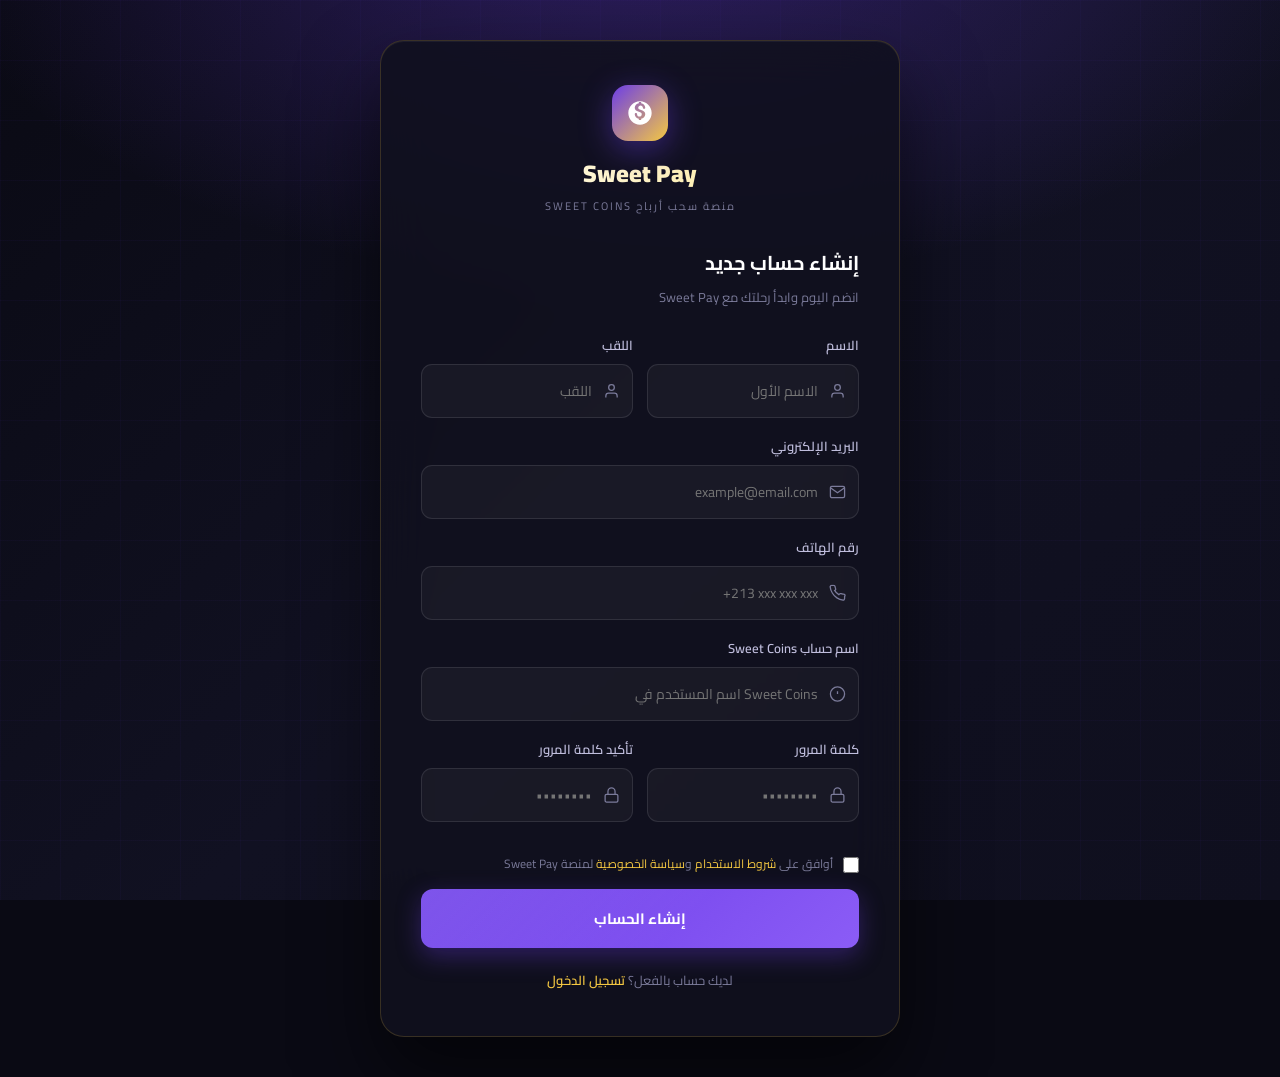
<file: register.html>
<!DOCTYPE html>
<html lang="ar" dir="rtl">
<head>
<meta charset="UTF-8">
<meta name="viewport" content="width=device-width, initial-scale=1.0">
<title>Sweet Pay – إنشاء حساب</title>
<link rel="preconnect" href="https://fonts.googleapis.com">
<link href="https://fonts.googleapis.com/css2?family=Cairo:wght@300;400;600;700;900&display=swap" rel="stylesheet">
<style>
  *,*::before,*::after{box-sizing:border-box;margin:0;padding:0}
  :root{--gold:#f5c842;--gold-light:#fde68a;--dark:#0a0a14;--purple:#6c3de8;--purple2:#8b5cf6;--border:rgba(245,200,66,0.18);--text:#e8e8f0;--muted:#7b7b9a}
  html,body{min-height:100%;font-family:'Cairo',sans-serif;background:var(--dark);color:var(--text)}
  .bg{position:fixed;inset:0;z-index:0;background:radial-gradient(ellipse 80% 60% at 50% -10%,rgba(108,61,232,0.35) 0%,transparent 70%),linear-gradient(135deg,#0a0a14 0%,#111122 50%,#0f0f1e 100%)}
  .grid-lines{position:fixed;inset:0;z-index:0;background-image:linear-gradient(rgba(108,61,232,0.04) 1px,transparent 1px),linear-gradient(90deg,rgba(108,61,232,0.04) 1px,transparent 1px);background-size:60px 60px}
  .wrapper{position:relative;z-index:1;min-height:100vh;display:flex;align-items:center;justify-content:center;padding:40px 20px}
  .card{background:rgba(16,16,30,0.88);backdrop-filter:blur(24px);border:1px solid var(--border);border-radius:24px;padding:44px 40px;width:100%;max-width:520px;box-shadow:0 40px 80px rgba(0,0,0,0.6),inset 0 1px 0 rgba(255,255,255,0.05);animation:fadeIn .7s ease}
  @keyframes fadeIn{from{opacity:0;transform:translateY(24px)}to{opacity:1;transform:translateY(0)}}
  .logo-area{text-align:center;margin-bottom:28px}
  .logo-icon{width:56px;height:56px;background:linear-gradient(135deg,var(--purple),var(--gold));border-radius:16px;display:inline-flex;align-items:center;justify-content:center;margin-bottom:10px;box-shadow:0 8px 32px rgba(108,61,232,0.45)}
  .logo-icon svg{width:28px;height:28px;fill:#fff}
  .logo-name{font-size:24px;font-weight:900;background:linear-gradient(90deg,#fff,var(--gold-light));-webkit-background-clip:text;-webkit-text-fill-color:transparent}
  .logo-sub{font-size:11px;color:var(--muted);letter-spacing:2px;text-transform:uppercase}
  h2{font-size:20px;font-weight:700;color:#fff;margin-bottom:4px}
  .subtitle{font-size:13px;color:var(--muted);margin-bottom:24px}
  .row{display:grid;grid-template-columns:1fr 1fr;gap:14px}
  .field{margin-bottom:16px}
  label{display:block;font-size:13px;font-weight:600;color:#c0bedd;margin-bottom:7px}
  .input-wrap{position:relative}
  .input-wrap svg{position:absolute;top:50%;transform:translateY(-50%);right:13px;width:17px;height:17px;stroke:var(--muted);fill:none;stroke-width:1.8;pointer-events:none}
  .input-wrap:focus-within svg{stroke:var(--purple2)}
  input{width:100%;background:rgba(255,255,255,0.04);border:1px solid rgba(255,255,255,0.1);border-radius:11px;color:#fff;font-family:'Cairo',sans-serif;font-size:14px;padding:13px 40px 13px 14px;outline:none;transition:all .25s;direction:ltr;text-align:right}
  input:focus{border-color:var(--purple2);background:rgba(139,92,246,0.06);box-shadow:0 0 0 3px rgba(139,92,246,0.12)}
  .terms{display:flex;align-items:flex-start;gap:10px;margin:16px 0}
  .terms input[type=checkbox]{width:16px;height:16px;min-width:16px;accent-color:var(--purple2);margin-top:3px;direction:ltr;padding:0}
  .terms p{font-size:12px;color:var(--muted);line-height:1.6}
  .terms a{color:var(--gold);text-decoration:none}
  .btn-reg{width:100%;background:linear-gradient(135deg,var(--purple),var(--purple2));border:none;border-radius:12px;color:#fff;font-family:'Cairo',sans-serif;font-size:15px;font-weight:700;padding:15px;cursor:pointer;box-shadow:0 8px 24px rgba(108,61,232,0.35);transition:transform .15s;position:relative;overflow:hidden}
  .btn-reg::after{content:'';position:absolute;inset:0;background:linear-gradient(135deg,rgba(255,255,255,0.12) 0%,transparent 60%)}
  .btn-reg:hover{transform:translateY(-2px)}
  .login-link{text-align:center;margin-top:20px;font-size:13px;color:var(--muted)}
  .login-link a{color:var(--gold);text-decoration:none;font-weight:600}
  .success-overlay{display:none;position:fixed;inset:0;z-index:100;background:rgba(10,10,20,0.92);backdrop-filter:blur(8px);align-items:center;justify-content:center}
  .success-overlay.show{display:flex;animation:fadeIn .4s ease}
  .success-box{background:rgba(16,16,30,0.98);border:1px solid rgba(245,200,66,0.3);border-radius:24px;padding:44px 36px;text-align:center;max-width:360px;width:90%}
  .check-icon{width:72px;height:72px;background:linear-gradient(135deg,#059669,#34d399);border-radius:50%;display:inline-flex;align-items:center;justify-content:center;margin-bottom:18px;box-shadow:0 8px 32px rgba(5,150,105,0.4)}
  .check-icon svg{width:36px;height:36px;stroke:#fff;fill:none;stroke-width:3}
  .success-box h3{font-size:20px;font-weight:800;color:#fff;margin-bottom:10px}
  .success-box p{font-size:13px;color:var(--muted);line-height:1.7;margin-bottom:22px}
  .btn-goto{display:inline-block;background:linear-gradient(135deg,var(--purple),var(--purple2));color:#fff;font-family:'Cairo',sans-serif;font-weight:700;font-size:14px;padding:13px 28px;border-radius:12px;text-decoration:none}

  @media(max-width:540px){
    .card{padding:28px 18px;border-radius:20px}
    .row{grid-template-columns:1fr}
    .logo-name{font-size:20px}
    h2{font-size:18px}
  }
</style>
</head>
<body>
<div class="bg"></div><div class="grid-lines"></div>
<div class="wrapper">
  <div class="card">
    <div class="logo-area">
      <div class="logo-icon"><svg viewBox="0 0 24 24"><path d="M12 2C6.48 2 2 6.48 2 12s4.48 10 10 10 10-4.48 10-10S17.52 2 12 2zm1 14.93V18h-2v-1.07C9.06 16.54 7.5 14.93 7.5 13c0-.55.45-1 1-1s1 .45 1 1c0 1.1.9 2 2 2s2-.9 2-2c0-1.08-.73-1.56-2.5-2.08C8.56 10.22 7.5 9.12 7.5 7.5c0-1.93 1.56-3.54 3.5-3.93V2.5h2v1.07C14.94 3.96 16.5 5.57 16.5 7.5c0 .55-.45 1-1 1s-1-.45-1-1c0-1.1-.9-2-2-2s-2 .9-2 2c0 .79.47 1.26 2.5 1.92C15.44 10.28 16.5 11.38 16.5 13c0 1.93-1.56 3.54-3.5 3.93z"/></svg></div>
      <div class="logo-name">Sweet Pay</div>
      <div class="logo-sub">منصة سحب أرباح Sweet Coins</div>
    </div>
    <h2>إنشاء حساب جديد</h2>
    <p class="subtitle">انضم اليوم وابدأ رحلتك مع Sweet Pay</p>
    <form id="regForm" novalidate>
      <div class="row">
        <div class="field">
          <label>الاسم</label>
          <div class="input-wrap"><input type="text" placeholder="الاسم الأول" required>
          <svg viewBox="0 0 24 24"><path d="M20 21v-2a4 4 0 0 0-4-4H8a4 4 0 0 0-4 4v2"/><circle cx="12" cy="7" r="4"/></svg></div>
        </div>
        <div class="field">
          <label>اللقب</label>
          <div class="input-wrap"><input type="text" placeholder="اللقب" required>
          <svg viewBox="0 0 24 24"><path d="M20 21v-2a4 4 0 0 0-4-4H8a4 4 0 0 0-4 4v2"/><circle cx="12" cy="7" r="4"/></svg></div>
        </div>
      </div>
      <div class="field">
        <label>البريد الإلكتروني</label>
        <div class="input-wrap"><input type="email" placeholder="example@email.com" required>
        <svg viewBox="0 0 24 24"><path d="M4 4h16c1.1 0 2 .9 2 2v12c0 1.1-.9 2-2 2H4c-1.1 0-2-.9-2-2V6c0-1.1.9-2 2-2z"/><polyline points="22,6 12,13 2,6"/></svg></div>
      </div>
      <div class="field">
        <label>رقم الهاتف</label>
        <div class="input-wrap"><input type="tel" placeholder="+213 xxx xxx xxx" required>
        <svg viewBox="0 0 24 24"><path d="M22 16.92v3a2 2 0 0 1-2.18 2 19.79 19.79 0 0 1-8.63-3.07A19.5 19.5 0 0 1 4.69 12 19.79 19.79 0 0 1 1.61 3.44 2 2 0 0 1 3.6 1.27h3a2 2 0 0 1 2 1.72c.127.96.361 1.903.7 2.81a2 2 0 0 1-.45 2.11L7.91 8.37a16 16 0 0 0 6 6l.91-.91a2 2 0 0 1 2.11-.45c.907.339 1.85.573 2.81.7A2 2 0 0 1 22 16.92z"/></svg></div>
      </div>
      <div class="field">
        <label>اسم حساب Sweet Coins</label>
        <div class="input-wrap"><input type="text" placeholder="اسم المستخدم في Sweet Coins" required>
        <svg viewBox="0 0 24 24"><circle cx="12" cy="12" r="10"/><line x1="12" y1="8" x2="12" y2="12"/><line x1="12" y1="16" x2="12.01" y2="16"/></svg></div>
      </div>
      <div class="row">
        <div class="field">
          <label>كلمة المرور</label>
          <div class="input-wrap"><input type="password" placeholder="••••••••" required>
          <svg viewBox="0 0 24 24"><rect x="3" y="11" width="18" height="11" rx="2"/><path d="M7 11V7a5 5 0 0 1 10 0v4"/></svg></div>
        </div>
        <div class="field">
          <label>تأكيد كلمة المرور</label>
          <div class="input-wrap"><input type="password" placeholder="••••••••" required>
          <svg viewBox="0 0 24 24"><rect x="3" y="11" width="18" height="11" rx="2"/><path d="M7 11V7a5 5 0 0 1 10 0v4"/></svg></div>
        </div>
      </div>
      <div class="terms">
        <input type="checkbox" required>
        <p>أوافق على <a href="#">شروط الاستخدام</a> و<a href="#">سياسة الخصوصية</a> لمنصة Sweet Pay</p>
      </div>
      <button type="submit" class="btn-reg" id="regBtn">إنشاء الحساب</button>
    </form>
    <div class="login-link">لديك حساب بالفعل؟ <a href="index.html">تسجيل الدخول</a></div>
  </div>
</div>
<div class="success-overlay" id="successOverlay">
  <div class="success-box">
    <div class="check-icon"><svg viewBox="0 0 24 24"><polyline points="20 6 9 17 4 12"/></svg></div>
    <h3>تم إنشاء حسابك بنجاح!</h3>
    <p>مرحباً بك في Sweet Pay. سيتم مراجعة حسابك وتفعيله خلال الأيام القادمة.</p>
    <a href="index.html" class="btn-goto">الذهاب لتسجيل الدخول</a>
  </div>
</div>
<script>
document.getElementById('regForm').addEventListener('submit', async (e) => {
  e.preventDefault();
  const btn = document.getElementById('regBtn');
  btn.textContent = 'جارٍ إنشاء الحساب...';
  btn.style.opacity = '0.7';
  await new Promise(r => setTimeout(r, 2000));
  document.getElementById('successOverlay').classList.add('show');
});
</script>
</body>
</html>
</file>
